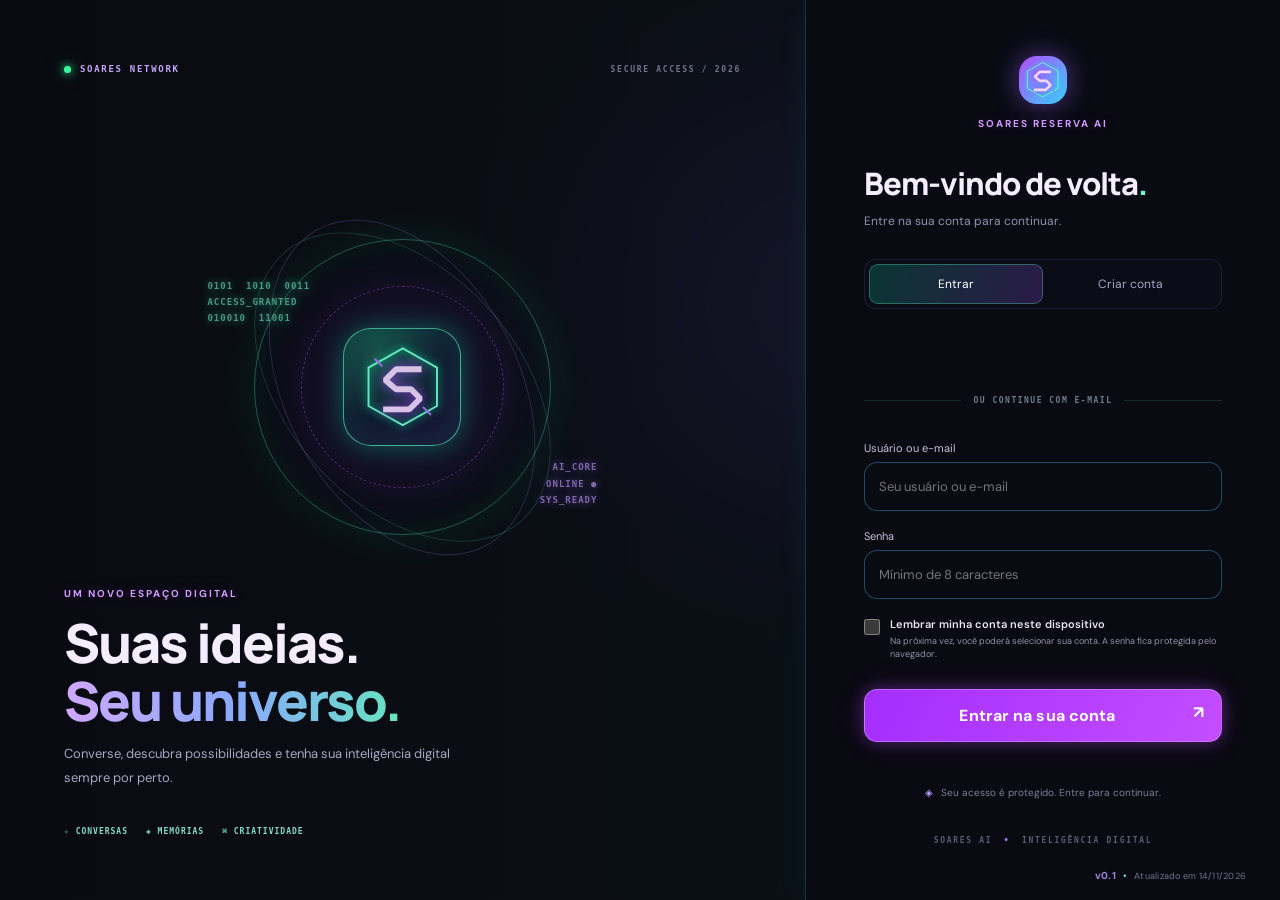
<file: frontend/index.html>
<!doctype html>
<html lang="pt-BR"><head><meta charset="utf-8"><meta name="viewport" content="width=device-width,initial-scale=1">
<title>Soares AI — Seu espaço digital</title><meta name="theme-color" content="#101116"><link rel="icon" type="image/svg+xml" href="favicon.svg"><link rel="preconnect" href="https://fonts.googleapis.com"><link href="https://fonts.googleapis.com/css2?family=DM+Sans:wght@400;500;600;700&family=Manrope:wght@500;600;700;800&display=swap" rel="stylesheet"><link rel="stylesheet" href="style.css"></head>
<body><div class="ambient a1"></div><div class="ambient a2"></div>
<div id="auth" class="auth-wrap"><div id="auth-matrix" class="auth-matrix" aria-hidden="true"></div>
  <div class="auth-shell">
    <section class="auth-showcase">
      <div class="auth-topline"><span class="auth-live"></span> SOARES NETWORK <span class="auth-topline-right">SECURE ACCESS / 2026</span></div>
      <div class="auth-visual" aria-hidden="true">
        <div class="auth-orbit orbit-one"></div><div class="auth-orbit orbit-two"></div>
        <div class="auth-symbol"><svg class="soares-emblem" viewBox="0 0 100 100" role="img" aria-label="Logo Soares"><path class="emblem-shell" d="M50 4 91 27 91 73 50 96 9 73 9 27Z"/><path class="emblem-s" d="M69 29H42L29 42 42 53H60L71 64 58 77H30"/><path class="emblem-orbit" d="M17 17 25 25M75 75 83 83"/></svg></div>
        <div class="auth-code code-one">0101&nbsp; 1010&nbsp; 0011<br>ACCESS_GRANTED<br>010010&nbsp; 11001</div>
        <div class="auth-code code-two">AI_CORE<br>ONLINE ●<br>SYS_READY</div>
      </div>
      <div class="auth-showcase-copy">
        <div class="eyebrow">UM NOVO ESPAÇO DIGITAL</div>
        <h1>Suas ideias.<br><span>Seu universo.</span></h1>
        <p>Converse, descubra possibilidades e tenha sua inteligência digital sempre por perto.</p>
      </div>
      <div class="auth-feature-row"><span>✧ CONVERSAS</span><span>◈ MEMÓRIAS</span><span>⌘ CRIATIVIDADE</span></div>
      <div class="auth-grid-glow"></div>
    </section>
    <section class="auth-panel">
      <div class="auth-panel-head"><div class="brand-mark"><svg class="soares-emblem" viewBox="0 0 100 100" role="img" aria-label="Logo Soares"><path class="emblem-shell" d="M50 4 91 27 91 73 50 96 9 73 9 27Z"/><path class="emblem-s" d="M69 29H42L29 42 42 53H60L71 64 58 77H30"/><path class="emblem-orbit" d="M17 17 25 25M75 75 83 83"/></svg></div><div class="eyebrow">SOARES RESERVA AI</div></div>
      <h2>Bem-vindo de volta<span>.</span></h2>
      <p class="auth-subtitle">Entre na sua conta para continuar.</p>
      <div class="tabs"><button class="tab active" data-tab="login">Entrar</button><button class="tab" data-tab="register">Criar conta</button></div>
      <div id="google-signin" class="google-signin"></div>
      <div class="auth-or"><span>OU CONTINUE COM E-MAIL</span></div>
      <div id="saved-account" class="saved-account hidden"><button type="button" id="saved-account-continue" class="saved-account-continue"><span class="saved-account-icon">↗</span><span class="saved-account-copy"><small>CONTA SALVA NESTE DISPOSITIVO</small><b id="saved-account-label">Continuar</b></span><span class="saved-account-arrow">→</span></button><button type="button" id="saved-account-remove" class="saved-account-remove">Remover conta salva</button></div>
      <form id="auth-form" name="login" autocomplete="on">
        <div id="name-field" class="field hidden"><label for="name">Nome de exibição</label><input id="name" placeholder="Como quer aparecer?" maxlength="60"></div>
        <div id="username-field" class="field hidden"><label for="username">Nome de usuário único</label><input id="username" placeholder="Ex.: Seu_User" minlength="3" maxlength="24" pattern="[A-Za-z0-9_]+" autocomplete="username"><small class="tiny muted">Use de 3 a 24 letras, números ou _ (sublinhado).</small></div>
        <div class="field"><label for="email">Usuário ou e-mail</label><input id="email" name="username" type="text" required placeholder="Seu usuário ou e-mail" autocomplete="username"></div>
        <div class="field"><label for="password">Senha</label><input id="password" name="password" type="password" minlength="8" required placeholder="Mínimo de 8 caracteres" autocomplete="current-password"></div>
        <label id="remember-account-wrap" class="remember-account"><input id="remember-account" type="checkbox"><span><b>Lembrar minha conta neste dispositivo</b><small>Na próxima vez, você poderá selecionar sua conta. A senha fica protegida pelo navegador.</small></span></label>
        <button class="primary full auth-submit" id="auth-submit">Entrar na sua conta <span>↗</span></button>
        <div id="auth-error" class="error" role="alert"></div>
        <div id="verify-panel" class="verify-panel hidden">
          <p>Enviamos um código de 6 dígitos para <b id="verify-email-label"></b>.</p>
          <label for="verify-code">Código de confirmação</label>
          <input id="verify-code" inputmode="numeric" autocomplete="one-time-code" maxlength="6" placeholder="000000">
          <button type="button" id="verify-submit" class="primary full">Confirmar e entrar</button>
          <button type="button" id="resend-code" class="resend-code">Reenviar código</button>
        </div>
      </form>
      <div class="auth-privacy"><span>◈</span> Seu acesso é protegido. Entre para continuar.</div>
      <div class="auth-panel-footer">SOARES AI <span>•</span> INTELIGÊNCIA DIGITAL</div>
      <div class="app-version auth-version" title="Versão atual do Soares Reserva AI"><span>v0.1</span><i>•</i><small>Atualizado em 14/11/2026</small></div>
    </section>
  </div>
</div>
<div id="app" class="app hidden"><aside class="sidebar glass"><div class="brand"><div class="brand-mark small"><svg class="soares-emblem" viewBox="0 0 100 100" role="img" aria-label="Logo Soares"><path class="emblem-shell" d="M50 4 91 27 91 73 50 96 9 73 9 27Z"/><path class="emblem-s" d="M69 29H42L29 42 42 53H60L71 64 58 77H30"/><path class="emblem-orbit" d="M17 17 25 25M75 75 83 83"/></svg></div><div><b>Soares Reserva AI</b><small>INTELLIGÊNCIA DIGITAL</small></div></div><button id="new-chat" class="new-chat" type="button">＋ Novo Chat</button><div class="side-label">SEU ESPAÇO</div><div class="history-heading">HISTÓRICO <span>◈</span></div><div id="conversation-list" class="conversation-list"></div><button class="nav active" data-view="chat">◈ <span>Conversar</span></button><button class="nav" data-view="memories">♡ <span>Minhas memórias</span></button><button class="nav" data-view="activity">◉ <span>Modo atividade</span></button><button class="nav" data-view="games">♧ <span>Jogos Soares</span></button><div class="sidebar-bottom"><div class="profile" id="profile-trigger" role="button" tabindex="0" aria-haspopup="menu" aria-expanded="false"><div class="avatar" id="profile-avatar">S</div><div class="profile-info"><b id="profile-name"></b><small id="profile-role">Conta</small></div></div><button id="logout" class="profile-logout" type="button" title="Sair da conta" aria-label="Sair da conta">↗</button><div id="profile-menu" class="profile-menu hidden" role="menu">
<button type="button" data-profile-action="customize">Tudo de personalizar</button>
<button type="button" data-profile-action="password">Alterar senha</button>
<button type="button" data-profile-action="account">Conta</button>
<button type="button" data-profile-action="help">Ajuda</button>
<button type="button" data-profile-action="logout" class="danger">Sair da conta</button>
<button type="button" data-profile-action="terms">Termos de uso</button>
</div></div></aside>
<main class="main"><header class="topbar"><div><div class="eyebrow">SEU ESPAÇO, SEU TEMPO</div><h2 id="view-title">Um cantinho para conversar</h2></div><div class="topbar-status"><span class="plan-badge">✧ PRO ACCESS</span><div class="status-pill"><i></i><span id="status-text">Conectada</span></div></div></header>
<section id="chat-view" class="view chat-view"><div class="hacker-rain" id="hacker-rain" aria-hidden="true"></div><div id="messages" class="messages"><div class="welcome"><div class="welcome-mark"><span>✦</span><i></i></div><div class="eyebrow">SOARES AI / ONLINE</div><h1>Oi, <span id="welcome-name"></span> 💜</h1><p>Estou aqui para conversar, ajudar com suas ideias ou simplesmente fazer companhia.</p><div class="suggestions"><button data-prompt="Quero conversar um pouquinho.">♡ Conversar um pouquinho</button><button data-prompt="Me ajuda a organizar meu dia?">✧ Organizar meu dia</button><button data-prompt="Me dá uma ideia divertida para hoje.">☼ Uma ideia para hoje</button></div></div></div>
<form id="chat-form" class="composer"><div id="image-preview" class="image-preview hidden"></div><textarea id="chat-input" rows="1" placeholder="Digite sua mensagem..." maxlength="12000"></textarea><div class="composer-tools"><button type="button" id="image-pick" class="tool-btn" title="Anexar imagem" aria-label="Anexar imagem"><svg viewBox="0 0 24 24" aria-hidden="true" focusable="false"><path d="M12 20H6a3 3 0 0 1-3-3V7a3 3 0 0 1 3-3h12a3 3 0 0 1 3 3v6"/><circle cx="8.5" cy="8.5" r="1.5"/><path d="m21 15-5-5L5 20m12 0h6m-3-3v6"/></svg></button><input id="image-file" type="file" accept="image/png,image/jpeg,image/webp,image/gif" hidden><button type="button" id="voice-input" class="tool-btn" title="Falar por voz" aria-label="Falar por voz"><svg viewBox="0 0 24 24" aria-hidden="true" focusable="false"><rect x="9" y="2" width="6" height="12" rx="3"/><path d="M5 10v2a7 7 0 0 0 14 0v-2M12 19v3m-4 0h8"/></svg></button><button type="button" id="voice-output" class="tool-btn" title="Ativar leitura em voz alta" aria-label="Ativar leitura em voz alta"><svg viewBox="0 0 24 24" aria-hidden="true" focusable="false"><path d="M11 5 6 9H3v6h3l5 4V5Z"/><path d="M15.5 8.5a5 5 0 0 1 0 7m3-10a9 9 0 0 1 0 13"/></svg></button></div><button class="send" id="send" title="Enviar">↑</button><div class="composer-note">A Soares AI pode cometer erros. Confira informações importantes.</div></form></section>
<section id="memories-view" class="view hidden"><div class="section-card glass"><h3>♡ Memórias especiais</h3><p class="muted">Guarde detalhes que ajudam a IA a conhecer melhor suas preferências.</p><form id="memory-form" class="memory-form"><input id="memory-input" placeholder="Ex.: Gosto de livros de fantasia..." maxlength="2000"><button class="primary">Guardar</button></form><div id="memory-list" class="memory-list"></div></div></section>
<section id="games-view" class="view hidden"><div class="games-heading"><div class="eyebrow">PAUSA DIVERTIDA</div><h3>Jogos Soares ✨</h3><p class="muted">Escolha seu desafio e acumule vitórias.</p></div><div class="game-grid"><button class="game-card" data-game="memory"><span class="game-emoji">🧠</span><b>Jogo da memória</b><small>Encontre todos os pares.</small><span class="game-play">Jogar agora →</span></button><button class="game-card" data-game="tic"><span class="game-emoji">⭕</span><b>Jogo da velha</b><small>Você contra a Soares AI.</small><span class="game-play">Jogar agora →</span></button><button class="game-card" data-game="reaction"><span class="game-emoji">⚡</span><b>Teste de reflexo</b><small>Quantos alvos acerta em 20 segundos?</small><span class="game-play">Jogar agora →</span></button><button class="game-card" data-game="quiz"><span class="game-emoji">🧩</span><b>Quiz Soares</b><small>Teste seus conhecimentos.</small><span class="game-play">Jogar agora →</span></button><button class="game-card" data-game="number"><span class="game-emoji">🔢</span><b>Adivinhe o número</b><small>Descubra o número secreto.</small><span class="game-play">Jogar agora →</span></button><button class="game-card" data-game="word"><span class="game-emoji">🔤</span><b>Palavra embaralhada</b><small>Organize as letras e vença.</small><span class="game-play">Jogar agora →</span></button></div><div id="game-stage" class="game-stage glass hidden"><div class="game-stage-head"><div><div class="eyebrow">MINIJOGO</div><h3 id="game-title">Jogo</h3></div><button id="game-back" class="game-back">← Todos os jogos</button></div><div id="game-content"></div></div></section><section id="activity-view" class="view hidden"><div class="section-card glass"><div class="eyebrow">STATUS COMPARTILHADO</div><h3>Modo Atividade 🎮</h3><p class="muted">Compartilhe seu status de jogo para que outras pessoas saibam quando você está disponível.</p><div class="activity-card"><div class="activity-icon">🎮</div><div><b id="activity-title">Soares está disponível</b><p id="activity-sub">Nenhuma atividade de jogo detectada.</p></div><span id="activity-dot" class="activity-dot"></span></div><button id="manual-activity" class="primary">Ativar modo estou jogando</button><p class="tiny muted">O modo automático requer o agente Windows instalado no computador do Soares. O controle manual funciona diretamente pelo site.</p></div></section>
<section id="profile-view" class="view hidden"><div class="profile-page"><div class="profile-kicker">SUA CONTA · IDENTIDADE</div><h3>Seu perfil, do seu jeito.</h3><p class="muted">Personalize sua identidade e a aparência do seu espaço digital. As preferências visuais ficam salvas neste navegador.</p><div class="profile-layout"><div class="profile-editor profile-card"><h4>Avatares exclusivos Soares</h4><p class="tiny muted">Escolha uma identidade ilustrada para aparecer nas conversas e nos jogos.</p><div id="soares-avatar-picker" class="avatar-preset-grid"></div><div class="profile-preview"><div class="avatar profile-avatar-large" id="profile-preview-avatar">S</div><div><b id="profile-preview-name">Seu perfil</b><small id="profile-preview-status">Disponível agora</small></div></div><div class="field"><label for="profile-photo">Foto de perfil</label><label class="photo-picker" for="profile-photo"><span>＋</span><span>Escolher foto da galeria</span></label><input id="profile-photo" type="file" accept="image/*" hidden><button type="button" id="remove-profile-photo" class="text-action">Remover foto</button><p class="tiny muted">JPG, PNG ou WEBP. A foto é reduzida para caber no seu perfil.</p></div><form id="profile-form"><div class="field"><label for="profile-username">Nome de usuário (salvo na conta)</label><input id="profile-username" readonly aria-readonly="true"></div><div class="field"><label for="profile-display-name">Nome de exibição</label><input id="profile-display-name" maxlength="60" minlength="2" required placeholder="Como quer aparecer?"></div><div class="field"><label for="profile-status">Frase do perfil</label><input id="profile-status" maxlength="80" placeholder="Ex.: criando coisas novas ✦"></div><div class="field"><label>Cor do avatar</label><div class="avatar-colors"><button type="button" class="color-choice selected" data-color="violet" aria-label="Roxo"></button><button type="button" class="color-choice" data-color="blue" aria-label="Azul"></button><button type="button" class="color-choice" data-color="mint" aria-label="Verde"></button><button type="button" class="color-choice" data-color="pink" aria-label="Rosa"></button><button type="button" class="color-choice" data-color="orange" aria-label="Laranja"></button></div></div><button class="primary" type="submit">Salvar nome e frase</button></form></div><div class="profile-editor profile-card"><h4>Aparência do seu espaço</h4><div class="field"><label for="profile-theme">Tema</label><select id="profile-theme"><option value="midnight">Meia-noite</option><option value="graphite">Grafite</option><option value="violet">Violeta</option><option value="forest">Floresta</option></select></div><div class="field"><label for="profile-accent">Cor de destaque</label><select id="profile-accent"><option value="violet">Violeta</option><option value="mint">Verde neon</option><option value="blue">Azul elétrico</option><option value="rose">Rosa</option><option value="amber">Âmbar</option></select></div><div class="field"><label for="profile-density">Tamanho da interface</label><select id="profile-density"><option value="normal">Confortável</option><option value="compact">Compacto</option><option value="large">Ampliado</option></select></div><div class="field"><label for="profile-motion">Animações</label><select id="profile-motion"><option value="on">Ativadas</option><option value="reduced">Reduzidas</option><option value="off">Desativadas</option></select></div><div class="field"><label for="profile-rain">Chuva de caracteres</label><select id="profile-rain"><option value="on">Visível</option><option value="subtle">Discreta</option><option value="off">Desativada</option></select></div><button type="button" id="reset-profile-style" class="secondary-action">Restaurar aparência padrão</button><p class="tiny muted">Tema, cores, animações e preferências são aplicados imediatamente neste navegador.</p></div></div></div></section><section id="terms-view" class="view hidden"><article class="terms-page"><div class="profile-kicker">SOARES AI · DOCUMENTO</div><h3>Termos de Uso</h3><p class="muted">Última atualização: 14 de novembro de 2026</p><section><h4>1. Aceitação</h4><p>Ao criar uma conta ou utilizar o Soares AI, você concorda com estes termos. Se não concordar, não utilize o serviço.</p></section><section><h4>2. Conta e segurança</h4><p>Você é responsável por manter sua senha em sigilo e pelas atividades realizadas em sua conta. Informe dados verdadeiros e não compartilhe seu acesso com terceiros.</p></section><section><h4>3. Uso permitido</h4><p>Use o serviço de forma legal e respeitosa. É proibido tentar invadir, sobrecarregar, explorar falhas, burlar controles de acesso, distribuir conteúdo ilegal ou prejudicar outros usuários.</p></section><section><h4>4. Conteúdo e conversas</h4><p>As mensagens enviadas e recebidas podem ser armazenadas para disponibilizar o histórico da sua conta. Você deve evitar enviar senhas, dados bancários ou informações extremamente sensíveis. Não publique conteúdo de terceiros sem autorização.</p></section><section><h4>5. Inteligência artificial</h4><p>As respostas são geradas automaticamente e podem conter erros, imprecisões ou informações desatualizadas. Não utilize o serviço como substituto de orientação médica, jurídica, financeira ou de emergência. Confira informações importantes antes de agir.</p></section><section><h4>6. Disponibilidade e alterações</h4><p>O serviço pode passar por atualizações, interrupções ou mudanças de funcionalidades. Não garantimos disponibilidade ininterrupta nem resultados específicos.</p></section><section><h4>7. Suspensão e encerramento</h4><p>Contas que violem estes termos ou comprometam a segurança do serviço podem ter o acesso limitado ou encerrado.</p></section><section><h4>8. Privacidade</h4><p>Os dados de conta e o conteúdo das conversas são utilizados para operar o serviço, autenticar usuários e manter funcionalidades como o histórico. Evite inserir informações que não deseja armazenar.</p></section><section><h4>9. Contato e alterações destes termos</h4><p>Estes termos podem ser atualizados quando necessário. A versão vigente ficará disponível nesta página.</p></section><p class="terms-accept">Ao continuar usando o Soares AI, você confirma que leu e aceita estes Termos de Uso.</p></article></section><footer>Feito com cuidado <span>✦</span> Soares Reserva AI</footer></main></div><div id="toast" class="toast"></div><script src="app.js"></script><div id="profile-action-modal" class="action-modal hidden" role="dialog" aria-modal="true" aria-labelledby="action-modal-title"><div class="action-modal-backdrop" data-close-modal></div><section class="action-modal-card glass"><button class="modal-close" type="button" data-close-modal aria-label="Fechar">×</button><div class="eyebrow">SOARES AI · CENTRAL</div><h3 id="action-modal-title">Conta</h3><div id="action-modal-content"></div></section></div>
</body></html>
</file>
<file: frontend/style.css>
*{box-sizing:border-box} :root{--bg:#0b0b16;--panel:rgba(26,24,48,.76);--line:rgba(194,174,255,.15);--text:#f5f2ff;--muted:#a8a3c0;--purple:#a879ff;--blue:#679dff;--lilac:#d2a8ff;--green:#5be0b1}body{margin:0;background:radial-gradient(ellipse at 15% 0%,#20183c 0,transparent 42%),radial-gradient(ellipse at 90% 90%,#102d36 0,transparent 38%),var(--bg);color:var(--text);font-family:'DM Sans',sans-serif;min-height:100vh}.ambient{position:fixed;filter:blur(90px);opacity:.2;pointer-events:none;border-radius:50%;width:260px;height:260px}.a1{background:#8c49f6;top:8%;left:-100px}.a2{background:#21bd9a;right:-100px;bottom:0}.hidden{display:none!important}.glass{background:var(--panel);border:1px solid var(--line);backdrop-filter:blur(22px);box-shadow:0 24px 80px #0005}.auth-wrap{min-height:100vh;display:grid;place-items:center;padding:24px}.auth-card{width:min(100%,440px);padding:36px;border-radius:28px;text-align:center}.brand-mark{margin:0 auto 16px;width:54px;height:54px;border-radius:18px;display:grid;place-items:center;font-size:27px;color:white;background:linear-gradient(135deg,#8b54ed,#477eea 60%,#45cda4);box-shadow:0 8px 32px #8657ed55}.brand-mark.small{width:40px;height:40px;border-radius:13px;font-size:20px;margin:0}.eyebrow{font-size:10px;letter-spacing:2px;color:#bba4f4;font-weight:700}.auth-card h1{font:800 26px Manrope;margin:10px 0}.auth-card h1 span,.welcome h1 span{background:linear-gradient(90deg,#c39aff,#7daaff,#69dfb5);color:transparent;background-clip:text}.muted{color:var(--muted);line-height:1.65}.tabs{display:flex;background:#100f20;padding:4px;border-radius:12px;margin:26px 0 20px}.tab{flex:1;background:none;border:0;color:var(--muted);padding:10px;border-radius:9px;cursor:pointer}.tab.active{background:#343052;color:white}.field{text-align:left;margin:14px 0}.field label{display:block;font-size:12px;color:#c7c0dd;margin-bottom:7px}.field input,.memory-form input{width:100%;background:#111020;border:1px solid var(--line);padding:14px;border-radius:12px;color:white;outline:none}.field input:focus,.memory-form input:focus,textarea:focus{border-color:#a879ff}.primary{border:0;color:white;font-weight:700;padding:13px 18px;border-radius:12px;background:linear-gradient(110deg,#8955e8,#557fe9 62%,#32b991);cursor:pointer}.primary:hover{filter:brightness(1.12);transform:translateY(-1px)}.full{width:100%;margin:10px 0 16px}.auth-card small,.tiny{font-size:11px;color:#88839e}.error{color:#ff8eaa;font-size:12px;min-height:18px}.app{position:relative;min-height:100vh;display:grid;grid-template-columns:260px 1fr;gap:18px;padding:18px;max-width:1600px;margin:auto}.sidebar{border-radius:22px;padding:20px 14px;display:flex;flex-direction:column;min-height:calc(100vh - 36px)}.brand{display:flex;align-items:center;gap:11px;padding:4px 6px 26px}.brand b{display:block;font:700 13px Manrope}.brand small{font-size:9px;letter-spacing:1.5px;color:#aaa2c4}.new-chat{background:#30284c;color:#e7dcff;border:1px solid #8e6bcb44;padding:12px;border-radius:12px;text-align:left;margin-bottom:28px;cursor:pointer}.side-label{font-size:9px;letter-spacing:1.7px;color:#77718f;padding:0 10px 10px}.nav{border:0;background:transparent;color:#aaa5c2;padding:12px;border-radius:10px;text-align:left;cursor:pointer;margin:2px 0}.nav span{margin-left:8px}.nav.active,.nav:hover{background:#393052;color:white}.sidebar-bottom{margin-top:auto}.profile{border-top:1px solid var(--line);padding:16px 4px 0;display:flex;align-items:center;gap:9px}.avatar{width:34px;height:34px;border-radius:50%;display:grid;place-items:center;background:linear-gradient(135deg,#9d6af0,#4c91df);font-weight:700}.profile-info{flex:1}.profile-info b,.profile-info small{display:block;font-size:12px}.profile-info small{font-size:10px;color:var(--muted);margin-top:3px}.profile button{background:none;border:0;color:#aaa;cursor:pointer}.main{padding:10px 22px 0;display:flex;flex-direction:column;min-height:calc(100vh - 36px);min-width:0}.topbar{height:78px;display:flex;align-items:center;justify-content:space-between;border-bottom:1px solid var(--line);margin-bottom:12px}.topbar h2{font:700 18px Manrope;margin:5px 0}.status-pill{font-size:11px;color:#c6c2d8;border:1px solid var(--line);border-radius:30px;padding:8px 12px}.status-pill i,.activity-dot{display:inline-block;width:7px;height:7px;border-radius:50%;background:var(--green);margin-right:6px;box-shadow:0 0 12px var(--green)}.view{flex:1;min-height:0}.chat-view{display:flex;flex-direction:column}.messages{flex:1;overflow:auto;min-height:300px;padding:18px 0}.welcome{text-align:center;margin:auto;max-width:640px;padding:28px 12px}.orb{width:104px;height:104px;margin:0 auto 24px;border-radius:50%;display:grid;place-items:center;background:radial-gradient(circle at 35% 25%,#d9b6ff,#8156df 40%,#286caa 72%,#35c59a);box-shadow:0 0 60px #8a5be866,inset 0 0 24px #fff8;animation:float 4s ease-in-out infinite}.orb div{font-size:38px;text-shadow:0 2px 15px #fff}.welcome h1{font:800 32px Manrope;margin:12px 0}.welcome p{color:var(--muted);line-height:1.7}.suggestions{display:flex;gap:9px;justify-content:center;flex-wrap:wrap;margin-top:24px}.suggestions button{background:#211e37;color:#d8cafa;border:1px solid var(--line);padding:10px 13px;border-radius:12px;cursor:pointer;font-size:11px}.message{display:flex;margin:14px 0;gap:10px;max-width:820px}.message.user{margin-left:auto;flex-direction:row-reverse}.bubble{padding:13px 16px;border-radius:17px;background:#24213b;border:1px solid var(--line);line-height:1.65;font-size:14px;white-space:pre-wrap;max-width:min(700px,78vw)}.user .bubble{background:linear-gradient(120deg,#58418d,#315c8e);border:0}.msg-avatar{width:30px;height:30px;flex:none;border-radius:50%;display:grid;place-items:center;background:linear-gradient(135deg,#925de9,#398fba);font-size:13px}.composer{position:relative;margin:12px auto 20px;width:min(100%,850px);background:#171629;border:1px solid #8c70bd55;border-radius:17px;padding:10px 55px 28px 14px}.composer textarea{resize:none;width:100%;border:0;outline:0;background:transparent;color:white;font:14px 'DM Sans';padding:8px;max-height:140px}.send{position:absolute;right:12px;top:10px;width:36px;height:36px;border:0;border-radius:11px;color:white;font-size:21px;background:linear-gradient(135deg,#9a63ee,#477fe5,#36bd99);cursor:pointer}.composer-note{position:absolute;bottom:8px;left:22px;color:#77728f;font-size:9px}.section-card{max-width:850px;margin:35px auto;padding:28px;border-radius:20px}.section-card h3{font:700 22px Manrope;margin:10px 0}.memory-form{display:flex;gap:9px;margin:22px 0}.memory-form input{flex:1}.memory-list{display:grid;gap:9px}.memory-item{background:#211e37;padding:13px 14px;border:1px solid var(--line);border-radius:12px;display:flex;gap:12px;align-items:center;justify-content:space-between;font-size:13px}.memory-item button{background:none;border:0;color:#ff9ab1;cursor:pointer}.activity-card{display:flex;align-items:center;gap:15px;background:#211e37;border:1px solid var(--line);padding:18px;border-radius:16px;margin:25px 0}.activity-icon{font-size:30px}.activity-card div:nth-child(2){flex:1}.activity-card b{font-size:14px}.activity-card p{margin:5px 0 0;color:var(--muted);font-size:12px}.activity-dot{background:#7d7890;box-shadow:none}.activity-dot.on{background:var(--green);box-shadow:0 0 12px var(--green)}footer{text-align:center;color:#69647f;font-size:10px;padding:18px}footer span{color:#b28af3}.toast{position:fixed;bottom:24px;left:50%;transform:translate(-50%,20px);opacity:0;background:#292442;border:1px solid var(--line);padding:12px 18px;border-radius:12px;font-size:12px;transition:.25s;z-index:9}.toast.show{opacity:1;transform:translate(-50%,0)}@keyframes float{50%{transform:translateY(-8px)}}@media(max-width:760px){.app{grid-template-columns:1fr;padding:10px}.sidebar{min-height:unset;padding:10px;display:grid;grid-template-columns:1fr 1fr;gap:6px}.brand{padding:4px}.new-chat{margin:0}.side-label,.sidebar-bottom{display:none}.nav{padding:9px}.main{padding:4px 8px;min-height:75vh}.topbar{height:68px}.topbar h2{font-size:15px}.welcome h1{font-size:26px}.suggestions{flex-direction:column}.suggestions button{width:100%}.section-card{padding:18px;margin:15px auto}.memory-form{flex-direction:column}.auth-card{padding:26px 20px}}


/* === HELoysa Edition: acabamento premium === */
:root{color-scheme:dark;--bg:#090914;--panel:rgba(20,19,39,.82);--line:rgba(190,166,255,.16);--text:#f7f4ff;--muted:#aaa5c2;--purple:#ad86ff;--blue:#7ba7ff;--mint:#67e3c0}
html{scroll-behavior:smooth}
body{background:radial-gradient(ellipse at 12% 8%,rgba(117,75,190,.22),transparent 38%),radial-gradient(ellipse at 88% 82%,rgba(42,145,145,.13),transparent 34%),#090914}
button,input,textarea{font:inherit}
button{transition:background .2s ease,border-color .2s ease,filter .2s ease,transform .2s ease}
button:focus-visible,input:focus-visible,textarea:focus-visible{outline:2px solid #b99aff;outline-offset:3px}
.app{max-width:1540px;grid-template-columns:272px minmax(0,1fr);gap:22px;padding:22px}
.sidebar{position:sticky;top:22px;height:calc(100vh - 44px);min-height:560px;border-radius:25px;background:linear-gradient(165deg,rgba(31,27,57,.94),rgba(15,17,34,.9));border-color:rgba(192,166,255,.19);box-shadow:0 24px 90px #0007}
.brand{padding:7px 8px 30px}
.brand b{font-size:14px;letter-spacing:-.3px}
.brand-mark{box-shadow:0 8px 34px rgba(137,92,238,.32),inset 0 1px 0 #ffffff55}
.new-chat{padding:13px 14px;background:linear-gradient(110deg,rgba(139,91,225,.2),rgba(70,118,210,.13));border-color:rgba(175,143,255,.3);font-weight:700}
.new-chat:hover{background:linear-gradient(110deg,rgba(139,91,225,.34),rgba(70,118,210,.23));transform:translateY(-1px)}
.nav{padding:13px 14px;font-size:13px;color:#b7b1d0}
.nav.active,.nav:hover{background:linear-gradient(100deg,rgba(151,111,229,.24),rgba(82,130,207,.12));color:#fff;box-shadow:inset 2px 0 #b995ff}
.main{padding:8px 28px 0;max-width:1120px;width:100%;margin:0 auto}
.topbar{height:86px;margin-bottom:18px;border-color:rgba(190,166,255,.13)}
.topbar h2{font-size:20px;letter-spacing:-.55px}
.status-pill{background:rgba(28,35,47,.6);border-color:rgba(103,227,192,.2);padding:9px 14px}
.chat-view{min-height:calc(100vh - 170px)}
.messages{padding:24px 8px}
.welcome{padding:36px 16px}
.orb{width:112px;height:112px;box-shadow:0 0 75px rgba(138,91,232,.35),inset 0 0 24px #fff8}
.welcome h1{font-size:36px;letter-spacing:-1.2px}
.welcome p{max-width:490px;margin:0 auto;line-height:1.8;font-size:14px}
.suggestions{gap:10px;margin-top:28px}
.suggestions button{padding:12px 15px;background:rgba(37,32,62,.72);border-color:rgba(190,166,255,.2);font-size:12px}
.suggestions button:hover{border-color:rgba(185,154,255,.6);background:rgba(75,57,112,.6);transform:translateY(-2px)}
.message{gap:12px;margin:20px 0}
.msg-avatar{width:34px;height:34px;box-shadow:0 5px 18px #0004}
.bubble{padding:15px 18px;border-radius:7px 18px 18px 18px;background:linear-gradient(145deg,rgba(39,35,65,.96),rgba(29,31,54,.96));border-color:rgba(190,166,255,.16);font-size:14px;line-height:1.75}
.message.user .bubble{border-radius:18px 7px 18px 18px;background:linear-gradient(120deg,#6848a0,#385f9c);box-shadow:0 8px 24px rgba(44,69,125,.18)}
.composer{margin:16px auto 22px;padding:12px 62px 31px 17px;background:rgba(20,19,39,.94);border-color:rgba(174,143,255,.3);box-shadow:0 14px 45px #0004,0 0 0 4px rgba(153,119,229,.035)}
.composer:focus-within{border-color:rgba(183,151,255,.65);box-shadow:0 14px 45px #0004,0 0 0 4px rgba(153,119,229,.09)}
.composer textarea{font-size:14px;line-height:1.65}
.send{width:40px;height:40px;right:13px;top:12px;box-shadow:0 5px 18px rgba(115,83,210,.35)}
.send:hover{filter:brightness(1.15);transform:translateY(-2px)}
.send:disabled{opacity:.5;cursor:wait}
.section-card{background:linear-gradient(145deg,rgba(29,26,52,.9),rgba(17,20,38,.88));border-color:rgba(190,166,255,.2);box-shadow:0 25px 75px #0004}
.section-card h3{letter-spacing:-.5px}
.memory-item,.activity-card{background:rgba(34,31,57,.8);border-color:rgba(190,166,255,.16)}
.primary{box-shadow:0 8px 22px rgba(91,91,185,.2)}
.primary:hover{box-shadow:0 10px 28px rgba(120,94,220,.3)}
footer{padding:22px 10px}
@media(max-width:900px){.app{grid-template-columns:230px minmax(0,1fr);gap:14px;padding:14px}.main{padding:4px 12px 0}.sidebar{top:14px;height:calc(100vh - 28px)}}
@media(max-width:760px){.app{display:flex;flex-direction:column;gap:10px;padding:10px}.sidebar{position:relative;top:auto;height:auto;min-height:0;border-radius:18px;grid-template-columns:1fr 1fr}.brand{grid-column:1/-1;padding:5px 5px 10px}.new-chat{margin:0}.nav{font-size:12px}.main{padding:4px 5px;min-height:calc(100vh - 180px)}.chat-view{min-height:65vh}.messages{padding:12px 2px}.welcome{padding:24px 8px}.welcome h1{font-size:29px}.orb{width:88px;height:88px;margin-bottom:18px}.bubble{max-width:82vw;font-size:13px;padding:12px 14px}.composer{margin-bottom:14px}.status-pill{font-size:10px;padding:7px 9px}.topbar h2{font-size:14px}.section-card{margin:14px auto}.suggestions{gap:8px}}
@media(prefers-reduced-motion:reduce){*,*::before,*::after{scroll-behavior:auto!important;animation-duration:.01ms!important;animation-iteration-count:1!important;transition-duration:.01ms!important}}

/* Mini games */
.games-heading{padding:25px 4px 18px}.games-heading h3{font:800 25px Manrope;margin:8px 0}.games-heading p{margin:0}
.game-grid{display:grid;grid-template-columns:repeat(3,minmax(0,1fr));gap:14px}
.game-card{min-height:205px;text-align:left;padding:20px;border-radius:19px;border:1px solid rgba(190,166,255,.19);background:linear-gradient(145deg,rgba(40,34,68,.88),rgba(20,25,45,.92));color:#f7f4ff;display:flex;flex-direction:column;align-items:flex-start;cursor:pointer;box-shadow:0 14px 40px #0003}
.game-card:hover{transform:translateY(-4px);border-color:rgba(190,160,255,.55);box-shadow:0 20px 48px #0005}
.game-emoji{font-size:35px;margin-bottom:18px}.game-card b{font:700 15px Manrope}.game-card small{color:#aaa5c2;font-size:11px;margin-top:7px;line-height:1.5}.game-play{font-size:11px;color:#c5a6ff;font-weight:700;margin-top:auto;padding-top:18px}
.game-stage{margin:22px 0;padding:22px;border-radius:20px;background:linear-gradient(145deg,rgba(29,26,52,.95),rgba(17,20,38,.94))}
.game-stage-head{display:flex;justify-content:space-between;align-items:center;margin-bottom:18px}.game-stage-head h3{font:700 20px Manrope;margin:5px 0}.game-back{background:#2b2543;border:1px solid var(--line);color:#e8ddff;padding:9px 12px;border-radius:10px;cursor:pointer;font-size:11px}
.game-board{display:grid;gap:9px;max-width:420px;margin:18px auto}.memory-board{grid-template-columns:repeat(4,1fr)}.memory-tile{aspect-ratio:1;border:1px solid rgba(190,166,255,.2);border-radius:13px;background:linear-gradient(145deg,#39305c,#222943);color:#fff;font-size:27px;cursor:pointer}.memory-tile.revealed,.memory-tile.matched{background:linear-gradient(145deg,#7554b5,#356b83);border-color:#b99aff}.memory-tile.matched{opacity:.55;cursor:default}
.tic-board{grid-template-columns:repeat(3,1fr);max-width:300px}.tic-cell{aspect-ratio:1;border:1px solid var(--line);border-radius:14px;background:#24213b;color:#fff;font-size:38px;cursor:pointer}.tic-cell:disabled{cursor:default}
.game-info{text-align:center;color:#c8c1df;font-size:13px;margin:14px 0}.game-action{display:block;margin:14px auto 0}.reaction-arena{height:260px;position:relative;overflow:hidden;border-radius:16px;border:1px solid var(--line);background:radial-gradient(circle at center,#252044,#111426);margin-top:16px}.reaction-target{position:absolute;width:54px;height:54px;border:0;border-radius:50%;background:linear-gradient(135deg,#c49aff,#6d8fff,#65e2c0);box-shadow:0 0 25px #9b7aff88;font-size:22px;cursor:pointer}
@media(max-width:900px){.game-grid{grid-template-columns:1fr 1fr}}@media(max-width:600px){.game-grid{grid-template-columns:1fr}.game-card{min-height:150px}.game-stage{padding:14px}.games-heading h3{font-size:21px}}

/* Hacker visual refresh and interaction controls */
.hero-banner{display:flex;align-items:center;gap:24px;min-height:210px;margin:0 0 14px;padding:20px 26px;border:1px solid #8d27ff66;border-radius:20px;overflow:hidden;position:relative;background:linear-gradient(110deg,#090611 0%,#1c0734 52%,#090b18 100%);box-shadow:inset 0 0 45px #8b00ff22,0 0 24px #7100ff1c}
.hero-banner:after{content:"";position:absolute;inset:0;background:repeating-linear-gradient(0deg,transparent 0 4px,#a34aff08 5px);pointer-events:none}
.hero-art{width:165px;height:165px;flex:0 0 165px;position:relative;display:grid;place-items:center;border:1px solid #ad39ff88;border-radius:50%;background:radial-gradient(circle,#4b0d88 0,#16042a 48%,#090611 72%);box-shadow:0 0 35px #9c00ff55,inset 0 0 30px #b52cff44}
.hero-orbit{position:absolute;inset:12px;border:2px dashed #c14cffaa;border-radius:50%;animation:spin 18s linear infinite}
.hero-core{font-size:70px;color:#e3b2ff;text-shadow:0 0 14px #c000ff,0 0 38px #a000ff;z-index:1}
.hero-code{position:absolute;right:-6px;bottom:4px;font:700 10px monospace;line-height:1.3;color:#69ffc7;text-shadow:0 0 8px #00ff9d}
.hero-copy{position:relative;z-index:1}.hero-copy h2{font:900 clamp(23px,4vw,39px) Manrope;margin:8px 0;color:#fff;text-shadow:0 0 18px #a500ff}.hero-copy h2 span{color:#c47aff}.hero-copy p{color:#c6b4df;font-size:13px}.hero-tags{display:flex;gap:8px;flex-wrap:wrap}.hero-tags span{font:700 9px monospace;color:#dcb8ff;border:1px solid #9227dd88;padding:6px 8px;border-radius:6px;background:#1b0930}
@keyframes spin{to{transform:rotate(360deg)}}
.composer{padding-bottom:52px}.composer-tools{position:absolute;left:16px;bottom:9px;display:flex;gap:7px}.tool-btn{width:30px;height:30px;border-radius:9px;border:1px solid #8e3bdc77;background:#170d2a;color:#d8b4ff;cursor:pointer}.tool-btn:hover,.tool-btn.active{background:#6c19a7;color:white;box-shadow:0 0 13px #a000ff66}.tool-btn.recording{background:#a21c60;animation:pulse 1s infinite}.image-preview{display:flex;align-items:center;gap:12px;padding:8px}.image-preview img{max-width:100px;max-height:80px;border-radius:8px;border:1px solid #a14cff}.image-preview button{background:transparent;border:0;color:#ff9ac8;cursor:pointer}.bubble strong{font-weight:800;color:#fff;text-shadow:0 0 8px #b46aff55}.bubble em{color:#e4c8ff}.bubble code{font-family:monospace;background:#100a20;padding:2px 5px;border-radius:4px;color:#7dffcf}.bubble h2,.bubble h3,.bubble h4{margin:8px 0;color:#e0baff}.terms-card{max-width:850px;margin:18px auto;padding:28px;line-height:1.75}.terms-card h3{font:800 24px Manrope}.terms-card h4{color:#d2a2ff;margin:22px 0 4px}.terms-card p{color:#c4bdd8;font-size:13px}
body:before{content:"";position:fixed;inset:0;pointer-events:none;z-index:-1;opacity:.12;background-image:linear-gradient(#a100ff22 1px,transparent 1px),linear-gradient(90deg,#a100ff22 1px,transparent 1px);background-size:34px 34px}
@media(max-width:650px){.hero-banner{padding:14px;gap:13px;min-height:150px}.hero-art{width:95px;height:95px;flex-basis:95px}.hero-core{font-size:42px}.hero-code{font-size:7px}.hero-copy h2{font-size:19px}.hero-tags span{font-size:7px}.composer{padding-left:10px}.terms-card{padding:18px}}

.hero-art img{display:block;width:100%;height:100%;object-fit:contain;filter:drop-shadow(0 0 22px #a000ff88)}.hero-art{overflow:hidden}.quiz-question{text-align:center;color:#e7ccff;font:700 18px Manrope;margin:22px 0}.quiz-options{display:flex;justify-content:center;gap:10px;flex-wrap:wrap}.quiz-option{min-width:130px}.guess-form{display:flex;justify-content:center;gap:10px;flex-wrap:wrap;margin:20px auto}.guess-form input{max-width:220px;background:#100a20;border:1px solid #8b36c8;border-radius:10px;color:white;padding:11px}.scrambled-word{text-align:center;color:#d6a1ff;font:900 34px monospace;letter-spacing:8px;text-shadow:0 0 15px #a000ff}


/* Nova interface cyber premium: sem banner ilustrado, com chuva de caracteres */
.chat-view{position:relative;isolation:isolate;overflow:hidden;border-radius:22px}
.chat-intro{position:relative;z-index:1;padding:20px 22px 15px;border:1px solid rgba(172,132,255,.18);border-radius:18px;background:linear-gradient(105deg,rgba(27,20,48,.92),rgba(12,18,34,.84));box-shadow:inset 0 1px rgba(255,255,255,.04),0 14px 38px #0003}
.intro-kicker{display:flex;align-items:center;gap:9px;color:#bca4f2;font:700 9px monospace;letter-spacing:2px}
.live-dot{width:7px;height:7px;border-radius:50%;background:#61e6bd;box-shadow:0 0 12px #61e6bd}
.intro-separator{opacity:.4}
.intro-title{font:800 clamp(21px,3vw,30px) Manrope;letter-spacing:-1px;margin-top:9px}
.intro-title span{background:linear-gradient(90deg,#c49aff,#7daaff,#70e6c3);background-clip:text;color:transparent}
.chat-intro p{margin:5px 0 0;color:#aaa5c2;font-size:12px}
.hacker-rain{position:absolute;z-index:0;inset:0;overflow:hidden;pointer-events:none;opacity:.38;mask-image:linear-gradient(to bottom,transparent,#000 12%,#000 82%,transparent)}
.rain-column{position:absolute;top:-55%;white-space:pre;font:600 12px/2 monospace;letter-spacing:5px;color:#8e68ff;text-shadow:0 0 9px #8e68ff;opacity:var(--fall-opacity);writing-mode:vertical-rl;animation:matrix-fall var(--fall-duration) linear var(--fall-delay) infinite}
.rain-column:nth-child(3n){color:#55e4bd;text-shadow:0 0 9px #55e4bd}
.rain-column:nth-child(4n){color:#c58cff}
@keyframes matrix-fall{from{transform:translateY(-10%)}to{transform:translateY(260%)}}
.messages{position:relative;z-index:1;background:linear-gradient(180deg,rgba(9,9,20,.04),rgba(9,9,20,.2))}
.composer{z-index:1}
.message,.welcome{position:relative;z-index:1}
.profile-page{max-width:760px;margin:28px auto}
.profile-page h3{font:800 26px Manrope;margin:8px 0}
.profile-editor{margin-top:22px;padding:26px;border-radius:22px;background:linear-gradient(145deg,rgba(30,25,54,.94),rgba(14,20,37,.94))}
.profile-preview{display:flex;align-items:center;gap:14px;padding-bottom:20px;margin-bottom:20px;border-bottom:1px solid var(--line)}
.profile-preview b,.profile-preview small{display:block}.profile-preview small{color:var(--muted);font-size:11px;margin-top:4px}
.profile-avatar-large{width:64px;height:64px;font-size:24px;box-shadow:0 0 28px #9364ff44}
.profile-editor .field{margin:18px 0}
.profile-editor input,.profile-editor select{width:100%;background:#111020;border:1px solid var(--line);padding:13px;border-radius:12px;color:white;outline:none}
.avatar-colors{display:flex;gap:12px;align-items:center}
.color-choice{width:35px;height:35px;border-radius:50%;border:2px solid transparent;cursor:pointer;background:linear-gradient(135deg,#a56bff,#5940a8)}
.color-choice[data-color="blue"]{background:linear-gradient(135deg,#65a7ff,#315caa)}
.color-choice[data-color="mint"]{background:linear-gradient(135deg,#5be0b1,#197e79)}
.color-choice[data-color="pink"]{background:linear-gradient(135deg,#ff83c8,#a34487)}
.color-choice.selected{outline:2px solid #fff;outline-offset:3px;box-shadow:0 0 18px #a879ff88}
@media(max-width:760px){.chat-intro{padding:16px}.profile-editor{padding:18px}.profile-page{margin:16px auto}.rain-column{font-size:10px;letter-spacing:3px}}
@media(prefers-reduced-motion:reduce){.rain-column{animation:none;top:10%;opacity:.12}}

/* Atualização visual forte: identidade digital limpa + matrix rain legível */
.auth-card .muted{max-width:310px;margin:0 auto}
.brand small{font-size:9px;letter-spacing:1.7px;color:#a99acb}
.chat-intro{min-height:116px;padding:22px 26px;background:linear-gradient(110deg,rgba(19,13,39,.97),rgba(12,24,38,.94));border:1px solid rgba(155,119,255,.34);box-shadow:0 16px 44px rgba(0,0,0,.24),inset 0 0 34px rgba(132,91,255,.08)}
.intro-title{font-size:clamp(25px,3vw,36px);letter-spacing:-1.5px}
.intro-title span{background:linear-gradient(90deg,#d2a8ff,#8d9dff,#68e8c1);background-clip:text;color:transparent}
.hacker-rain{inset:0;opacity:.78;mask-image:linear-gradient(to bottom,rgba(0,0,0,.35),#000 10%,#000 88%,transparent);z-index:0}
.rain-column{top:-70%;font:700 15px/1.85 ui-monospace,Consolas,monospace;letter-spacing:3px;white-space:pre;writing-mode:vertical-rl;text-orientation:upright;text-shadow:0 0 8px currentColor,0 0 18px currentColor;opacity:var(--fall-opacity);filter:drop-shadow(0 0 4px currentColor);animation:matrix-fall var(--fall-duration) linear var(--fall-delay) infinite}
.rain-column:nth-child(3n){color:#4df4bd}
.rain-column:nth-child(3n+1){color:#ae7aff}
.rain-column:nth-child(3n+2){color:#72aaff}
@keyframes matrix-fall{from{transform:translate3d(0,-12%,0)}to{transform:translate3d(0,270%,0)}}
.messages{background:linear-gradient(180deg,rgba(9,9,20,.04),rgba(9,9,20,.10));}
.welcome-mark{position:relative;width:94px;height:94px;margin:5px auto 22px;border-radius:28px;display:grid;place-items:center;background:linear-gradient(145deg,#8d5be9,#355f9d 72%,#25a98d);box-shadow:0 0 55px #8a5be866,inset 0 1px 0 #ffffff66;transform:rotate(-7deg)}
.welcome-mark span{font-size:42px;transform:rotate(7deg);text-shadow:0 0 20px #fff}
.welcome-mark i{position:absolute;inset:-9px;border:1px solid #a77cff66;border-radius:32px;animation:mark-pulse 3s ease-in-out infinite}
@keyframes mark-pulse{50%{transform:scale(1.09);opacity:.25}}
.welcome{position:relative;z-index:2;background:rgba(10,10,22,.26);border:1px solid rgba(175,144,255,.10);border-radius:24px;backdrop-filter:blur(2px)}
.profile-editor{border-color:rgba(172,137,255,.32);box-shadow:0 18px 55px #0005,inset 0 1px #ffffff0b}
.profile-editor input:focus,.profile-editor select:focus{border-color:#a879ff;box-shadow:0 0 0 3px #a879ff20}
@media(max-width:760px){.chat-intro{min-height:100px;padding:16px}.intro-title{font-size:25px}.rain-column{font-size:12px;letter-spacing:2px}.welcome-mark{width:78px;height:78px}}
@media(prefers-reduced-motion:reduce){.rain-column,.welcome-mark i{animation:none}}


/* Login redesign — split-screen cyber premium */
.auth-wrap{position:relative;isolation:isolate;overflow:hidden;min-height:100vh;padding:clamp(18px,4vw,58px);background:radial-gradient(ellipse at 18% 20%,rgba(112,53,190,.2),transparent 42%),radial-gradient(ellipse at 90% 85%,rgba(37,147,143,.12),transparent 38%),#080812}
.auth-wrap:before{content:"";position:absolute;inset:0;z-index:-1;opacity:.16;pointer-events:none;background-image:linear-gradient(rgba(157,112,255,.12) 1px,transparent 1px),linear-gradient(90deg,rgba(157,112,255,.12) 1px,transparent 1px);background-size:42px 42px;mask-image:linear-gradient(135deg,#000,transparent 85%)}
.auth-shell{width:min(1120px,100%);min-height:min(720px,calc(100vh - 80px));margin:auto;display:grid;grid-template-columns:minmax(0,1.08fr) minmax(360px,.82fr);border:1px solid rgba(187,155,255,.2);border-radius:30px;overflow:hidden;background:rgba(15,14,29,.78);box-shadow:0 35px 120px #0009,0 0 80px rgba(121,73,204,.09);backdrop-filter:blur(24px)}
.auth-showcase{position:relative;isolation:isolate;overflow:hidden;display:flex;flex-direction:column;justify-content:space-between;padding:34px 42px;background:radial-gradient(ellipse at 50% 45%,rgba(111,48,179,.24),transparent 50%),linear-gradient(145deg,#17112a,#0c1424 78%);border-right:1px solid rgba(187,155,255,.15)}
.auth-topline{display:flex;align-items:center;gap:9px;color:#c4a7f8;font:700 9px monospace;letter-spacing:1.7px}
.auth-topline-right{margin-left:auto;color:#77718f;font-size:8px}
.auth-live{width:7px;height:7px;border-radius:50%;background:#62e5bd;box-shadow:0 0 12px #62e5bd}
.auth-visual{position:absolute;width:min(390px,70%);aspect-ratio:1;left:50%;top:43%;transform:translate(-50%,-50%);display:grid;place-items:center;opacity:.9}
.auth-visual:before,.auth-visual:after{content:"";position:absolute;inset:12%;border:1px solid rgba(174,119,255,.26);border-radius:50%;box-shadow:0 0 45px rgba(138,75,228,.12),inset 0 0 45px rgba(138,75,228,.08)}
.auth-visual:after{inset:24%;border-color:rgba(94,218,197,.25);border-style:dashed;animation:auth-spin 34s linear infinite}
.auth-orbit{position:absolute;border:1px solid rgba(177,137,255,.22);border-radius:50%;transform:rotate(-28deg)}
.orbit-one{inset:4% 20%;}.orbit-two{inset:20% 4%;transform:rotate(48deg);border-color:rgba(93,213,193,.2)}
.auth-symbol{width:118px;height:118px;display:grid;place-items:center;border-radius:34px;font-size:65px;color:#f3eaff;background:linear-gradient(145deg,rgba(159,102,244,.8),rgba(47,106,151,.8) 70%,rgba(40,174,143,.7));border:1px solid rgba(255,255,255,.36);box-shadow:0 0 75px rgba(147,86,236,.5),inset 0 1px 15px #ffffff55;transform:rotate(-9deg);text-shadow:0 0 22px white}
.auth-code{position:absolute;color:#6deac2;font:700 9px/1.8 monospace;letter-spacing:1px;text-shadow:0 0 10px #40d8ad;opacity:.7}
.code-one{left:0;top:22%}.code-two{right:0;bottom:19%;color:#c59aff;text-align:right;text-shadow:0 0 10px #a36aff}
.auth-showcase-copy{position:relative;z-index:1;margin-top:auto;padding-top:300px}
.auth-showcase-copy h1{font:800 clamp(34px,4.4vw,54px)/1.08 Manrope;letter-spacing:-2px;margin:13px 0}
.auth-showcase-copy h1 span{background:linear-gradient(90deg,#d0a8ff,#8ba8ff,#65e4c0);background-clip:text;color:transparent}
.auth-showcase-copy p{max-width:390px;color:#aaa5c2;font-size:13px;line-height:1.8}
.auth-feature-row{position:relative;z-index:1;display:flex;gap:18px;flex-wrap:wrap;margin-top:25px;color:#9f91c0;font:700 8px monospace;letter-spacing:1px}
.auth-panel{display:flex;flex-direction:column;justify-content:center;padding:clamp(28px,5vw,58px);background:linear-gradient(155deg,rgba(22,20,41,.97),rgba(13,17,31,.98))}
.auth-panel-head{text-align:center;margin-bottom:32px}
.auth-panel-head .brand-mark{margin:0 auto 13px;width:48px;height:48px}
.auth-panel h2{font:800 clamp(24px,3vw,31px) Manrope;letter-spacing:-1px;margin:0}
.auth-panel h2 span{color:#b68aff}
.auth-subtitle{color:#9690ad;font-size:12px;margin:9px 0 0}
.auth-panel .tabs{margin:30px 0 23px;background:#0c0c19;border:1px solid rgba(190,166,255,.1)}
.auth-panel .tab{padding:12px;font-size:12px}
.auth-panel .tab.active{background:linear-gradient(110deg,rgba(139,85,232,.32),rgba(75,111,190,.22));color:#fff;box-shadow:inset 0 0 0 1px rgba(182,146,255,.2)}
.auth-panel .field{margin:18px 0}
.auth-panel .field label{font-size:11px;color:#c9c1dc}
.auth-panel .field input{background:rgba(8,9,19,.72);border-color:rgba(180,155,231,.18);padding:15px 14px;border-radius:13px;font-size:13px;transition:border-color .2s,box-shadow .2s}
.auth-panel .field input:focus{border-color:#a77aff;box-shadow:0 0 0 4px rgba(167,122,255,.1)}
.auth-submit{margin:15px 0 10px;padding:15px 17px;border-radius:13px;box-shadow:0 10px 28px rgba(112,77,202,.25);letter-spacing:.1px}
.auth-submit span{float:right;font-size:17px;line-height:14px}
.auth-privacy{display:flex;align-items:center;justify-content:center;gap:8px;color:#827d99;font-size:10px;margin-top:15px}
.auth-privacy span{color:#b79aff}
.auth-panel-footer{margin-top:35px;text-align:center;color:#5e5a73;font:700 8px monospace;letter-spacing:1.7px}
.auth-panel-footer span{color:#a67cff;padding:0 5px}
.auth-grid-glow{position:absolute;width:340px;height:340px;right:-190px;top:15%;border-radius:50%;background:#8c42e8;filter:blur(130px);opacity:.13;z-index:-1}
@keyframes auth-spin{to{transform:rotate(332deg)}}
@media(max-width:820px){.auth-wrap{padding:16px}.auth-shell{grid-template-columns:1fr;max-width:520px;min-height:0}.auth-showcase{min-height:280px;padding:24px 26px}.auth-visual{width:220px;top:42%;left:70%;opacity:.48}.auth-symbol{width:76px;height:76px;font-size:42px;border-radius:23px}.auth-showcase-copy{padding-top:90px;max-width:75%}.auth-showcase-copy h1{font-size:34px}.auth-showcase-copy p{font-size:11px}.auth-feature-row{margin-top:15px;gap:10px}.auth-panel{padding:30px 28px}.auth-panel-head{margin-bottom:20px}}
@media(max-width:420px){.auth-wrap{padding:9px}.auth-shell{border-radius:22px}.auth-showcase{min-height:250px;padding:20px}.auth-showcase-copy h1{font-size:29px}.auth-showcase-copy p{max-width:250px}.auth-topline-right{font-size:7px}.auth-panel{padding:25px 20px}.auth-panel-footer{margin-top:24px}}
@media(prefers-reduced-motion:reduce){.auth-visual:after{animation:none}}


/* MATRIX NEON + identidade visual Soares AI PRO */
.auth-wrap{background:#05070d}
.auth-matrix{position:absolute;inset:0;z-index:0;overflow:hidden;pointer-events:none;opacity:.65;mask-image:linear-gradient(180deg,transparent,#000 10%,#000 85%,transparent)}
.matrix-stream{position:absolute;top:-115%;white-space:pre;font:700 12px/1.8 ui-monospace,Consolas,monospace;letter-spacing:4px;color:#5dffc5;text-shadow:0 0 7px #00ffae,0 0 17px #00ffae;opacity:var(--alpha);animation:soares-matrix var(--speed) linear var(--delay) infinite}
.matrix-stream:nth-child(3n){color:#bd69ff;text-shadow:0 0 8px #a63cff,0 0 18px #a63cff}
.matrix-stream:nth-child(4n){color:#5caeff;text-shadow:0 0 8px #258cff,0 0 18px #258cff}
@keyframes soares-matrix{from{transform:translateY(-5%)}to{transform:translateY(235vh)}}
.auth-shell{position:relative;z-index:1;border-color:rgba(88,255,198,.22);box-shadow:0 35px 120px #000b,0 0 70px rgba(26,255,180,.07)}
.auth-showcase{background:linear-gradient(145deg,rgba(5,15,19,.94),rgba(13,9,29,.95) 58%,rgba(5,13,23,.96));border-right-color:rgba(85,255,194,.17)}
.auth-showcase:after{content:"";position:absolute;inset:0;pointer-events:none;background:linear-gradient(90deg,transparent,rgba(0,255,175,.025),transparent);background-size:200% 100%;animation:auth-scan 8s linear infinite}
@keyframes auth-scan{to{background-position:-200% 0}}
.auth-visual:before{border-color:rgba(76,255,190,.36);box-shadow:0 0 45px rgba(0,255,175,.1),inset 0 0 45px rgba(0,255,175,.08)}
.auth-visual:after{border-color:rgba(185,92,255,.45)}
.auth-symbol{background:radial-gradient(circle at 30% 20%,#1a584e,#111a32 55%,#200e3a);border:1px solid rgba(92,255,199,.7);box-shadow:0 0 30px #00ffae66,0 0 85px #a000ff44,inset 0 0 28px #00ffae22;transform:rotate(0);border-radius:28px}
.soares-emblem{width:72%;height:72%;overflow:visible}
.emblem-shell{fill:none;stroke:#72ffd1;stroke-width:2.3;filter:drop-shadow(0 0 5px #00ffb2)}
.emblem-s{fill:none;stroke:#f1d6ff;stroke-width:7;stroke-linecap:square;stroke-linejoin:bevel;filter:drop-shadow(0 0 7px #a34bff)}
.emblem-orbit{fill:none;stroke:#ae72ff;stroke-width:2.5;stroke-linecap:round}
.brand-mark .soares-emblem{width:78%;height:78%}
.brand-mark.small .soares-emblem{width:78%;height:78%}
.auth-panel{background:linear-gradient(155deg,rgba(11,18,25,.98),rgba(14,10,29,.98))}
.auth-panel h2 span{color:#66ffcb}
.auth-panel .tab.active{background:linear-gradient(110deg,rgba(0,220,153,.2),rgba(140,72,220,.24));box-shadow:inset 0 0 0 1px rgba(99,255,203,.3)}
.auth-panel .field input:focus{border-color:#55f5c1;box-shadow:0 0 0 4px rgba(85,245,193,.1)}
.auth-submit{background:linear-gradient(105deg,#087e67,#4e39a4 65%,#1379a0);box-shadow:0 0 26px rgba(0,255,175,.12)}
.auth-live,.live-dot{background:#58ffd0;box-shadow:0 0 12px #58ffd0}
.auth-feature-row span{color:#82dcca}
.google-signin{display:flex;justify-content:center;min-height:42px;margin:2px auto 12px}
.auth-or{display:flex;align-items:center;gap:12px;color:#6f7d8c;font:700 8px monospace;letter-spacing:1.5px;margin:8px 0 18px}
.auth-or:before,.auth-or:after{content:"";height:1px;flex:1;background:rgba(130,255,215,.13)}
.verify-panel{margin-top:12px;padding:16px;border:1px solid rgba(88,255,198,.25);border-radius:14px;background:rgba(0,255,170,.045)}
.verify-panel p{font-size:11px;color:#bdb8d2;line-height:1.6}.verify-panel b{color:#74ffd0;overflow-wrap:anywhere}
.verify-panel label{display:block;font-size:10px;color:#c6bedb;margin:10px 0 7px}
.verify-panel input{width:100%;padding:13px;border:1px solid rgba(88,255,198,.3);border-radius:10px;background:#080e17;color:#fff;text-align:center;font:800 22px monospace;letter-spacing:8px}
.resend-code{display:block;margin:8px auto 0;border:0;background:none;color:#a78bff;font-size:10px;cursor:pointer}
.auth-privacy{line-height:1.6;text-align:center}
.topbar-status{display:flex;align-items:center;gap:10px}
.plan-badge{padding:8px 11px;border-radius:9px;border:1px solid rgba(86,255,198,.35);background:linear-gradient(100deg,rgba(0,255,174,.12),rgba(155,83,255,.13));color:#8dffd8;font:800 9px monospace;letter-spacing:1.2px;text-shadow:0 0 10px #00ffae66}
.app{background:radial-gradient(ellipse at 10% 10%,rgba(0,255,174,.055),transparent 35%),radial-gradient(ellipse at 80% 70%,rgba(145,64,255,.07),transparent 40%)}
.sidebar{background:linear-gradient(165deg,rgba(7,22,27,.96),rgba(14,11,30,.97));border-color:rgba(83,255,195,.22);box-shadow:0 20px 70px #0008,0 0 28px rgba(0,255,175,.04)}
.sidebar .brand b{color:#e9fff8}.brand small{color:#72cbb5}
.new-chat{border-color:rgba(83,255,195,.32);background:linear-gradient(110deg,rgba(0,255,174,.13),rgba(139,76,229,.16));color:#c8ffed}
.nav.active,.nav:hover{background:linear-gradient(100deg,rgba(0,255,174,.13),rgba(148,77,255,.15));box-shadow:inset 2px 0 #64ffd0;color:#effff9}
.main{position:relative}
.topbar{border-color:rgba(84,255,197,.17)}
.status-pill{border-color:rgba(84,255,197,.2);background:rgba(0,255,174,.045)}
.chat-intro{background:linear-gradient(105deg,rgba(5,26,26,.94),rgba(17,12,37,.92));border-color:rgba(87,255,200,.28);box-shadow:0 14px 40px #0005,inset 0 0 35px rgba(0,255,174,.045)}
.intro-kicker{color:#80e9ca}.intro-title span{background:linear-gradient(90deg,#75ffd5,#b68bff,#78b6ff);background-clip:text;color:transparent}
.rain-column,.matrix-stream{pointer-events:none}
.hacker-rain{opacity:.72}
.rain-column:nth-child(3n){color:#51ffd0;text-shadow:0 0 10px #00ffb3}
.composer{border-color:rgba(81,255,197,.27);background:rgba(5,17,23,.95)}
.composer:focus-within{border-color:#56f5c0;box-shadow:0 0 0 4px rgba(86,245,192,.09),0 14px 45px #0005}
.send{background:linear-gradient(135deg,#078a70,#6338bd,#277bb2);box-shadow:0 0 18px rgba(0,255,174,.2)}
.bubble{border-color:rgba(93,255,203,.14)}
.message.user .bubble{background:linear-gradient(120deg,#254f58,#463574);border:1px solid rgba(90,255,201,.16)}
.history-heading{display:flex;justify-content:space-between;padding:22px 10px 8px;color:#8c85a5;font:800 9px monospace;letter-spacing:1.7px}
.history-heading span{color:#72ffd1}
.history-group-label{padding:9px 9px 3px;color:#77718f;font:700 9px 'DM Sans',sans-serif;letter-spacing:.8px;text-transform:uppercase}
.conversation-list{display:grid;gap:4px;max-height:34vh;overflow:auto;padding:0 2px 10px}
.history-item{display:flex;align-items:center;gap:3px;border-radius:9px;border:1px solid transparent}
.history-item.active{background:rgba(0,255,174,.08);border-color:rgba(87,255,200,.18)}
.history-open{flex:1;min-width:0;overflow:hidden;text-overflow:ellipsis;white-space:nowrap;text-align:left;background:none;border:0;padding:9px;color:#aaa6c1;font-size:11px;cursor:pointer}
.history-item.active .history-open,.history-open:hover{color:#d8fff1}
.history-delete{border:0;background:none;color:#77718d;padding:5px 8px;cursor:pointer;opacity:.55}
.history-item:hover .history-delete{opacity:1;color:#ff8cba}
.profile{border-top-color:rgba(85,255,198,.17)}
@media(max-width:760px){.topbar-status{gap:5px}.plan-badge{font-size:8px;padding:7px}.conversation-list{max-height:150px;grid-template-columns:1fr 1fr}.history-heading{padding-top:12px}.auth-matrix{opacity:.36}}
@media(prefers-reduced-motion:reduce){.matrix-stream,.auth-showcase:after{animation:none}}


/* Soares AI — identidade editorial própria e perfil */
:root{--user-accent:#b28aff}
.auth-wrap{background:#090b10!important}
.auth-shell{border-radius:8px 26px 8px 26px!important}
.auth-showcase{background:linear-gradient(145deg,#101b1c,#101019 62%,#17101f)!important}
.auth-panel{background:#111218!important}
.app{max-width:1680px!important;gap:30px!important}
.sidebar{border-radius:8px 20px 8px 20px!important;background:#111319!important;border-color:#282c35!important;box-shadow:8px 8px 0 #07080b!important}
.main{max-width:1240px!important}
.topbar{border-color:#292d36!important}
.topbar h2,.profile-page h3,.games-heading h3{letter-spacing:-.8px}
.chat-intro{border-radius:5px 18px 5px 18px!important;background:linear-gradient(100deg,#151a1b,#171521)!important;border-color:#30383a!important;box-shadow:none!important}
.intro-title span{background:none!important;color:#86d8bd!important}
.suggestions button{border-radius:5px 12px 5px 12px!important;background:#1a1d23!important;border-color:#30343d!important}
.bubble{border-radius:5px 15px 15px 15px!important;background:#1a1d24!important;border-color:#30343b!important}
.message.user .bubble{background:#283c3a!important;border-color:#41635c!important}
.composer{border-radius:8px!important;background:#11151a!important;border-color:#39423f!important;box-shadow:none!important}
.primary,.send{background:var(--user-accent)!important;color:#111!important;box-shadow:none!important}
.nav.active,.nav:hover{box-shadow:inset 3px 0 var(--user-accent)!important}
.profile-page{max-width:1000px!important;margin:28px auto}
.profile-kicker{font:700 10px monospace;letter-spacing:2px;color:#8acbb6}
.profile-layout{display:grid;grid-template-columns:1.1fr .9fr;gap:18px;margin-top:22px}
.profile-card{padding:24px!important;border:1px solid #30343d!important;border-radius:9px 20px 9px 20px!important;background:#14171d!important;box-shadow:0 14px 38px #0003}
.profile-card h4{font:700 16px Manrope;margin:2px 0 20px}
.photo-picker{display:flex!important;align-items:center;gap:12px;padding:15px;border:1px dashed #59635e;border-radius:9px;background:#191e20;color:#d9e9e1;cursor:pointer}
.photo-picker span:first-child{display:grid;place-items:center;width:34px;height:34px;border-radius:50%;background:#28443a;color:#9ce3c5;font-size:22px}
.text-action,.secondary-action{border:1px solid #383e43;border-radius:7px;padding:9px 12px;background:#1a1e24;color:#c9d4cf;cursor:pointer;margin-top:10px}
.profile-editor .field input,.profile-editor .field select{background:#0e1116;border-color:#343a40}
.profile-avatar-large{overflow:hidden;border:2px solid #a6d9c3}
.avatar-colors .color-choice[data-color="orange"]{background:linear-gradient(135deg,#ffb66b,#a54c29)}
.color-choice.selected{outline:2px solid #fff;outline-offset:3px}
body[data-density="compact"] .bubble{padding:10px 13px;font-size:12px}
body[data-density="large"] .bubble{padding:18px 21px;font-size:16px}
body[data-motion="off"] *,body[data-motion="reduced"] *{animation:none!important;transition:none!important}
.rain-column,.matrix-stream{will-change:transform;backface-visibility:hidden}
.hacker-rain{opacity:.46!important;z-index:0!important}
.matrix-stream{display:block;height:145vh;top:-145vh!important;line-height:1.55!important;animation-name:matrix-edge-fall!important;animation-duration:var(--speed)!important;animation-delay:var(--delay)!important;transform:translate3d(0,0,0)}
@keyframes matrix-edge-fall{from{transform:translate3d(0,-8vh,0)}to{transform:translate3d(0,245vh,0)}}
.auth-matrix{opacity:.75!important}
@media(max-width:760px){.profile-layout{grid-template-columns:1fr}.profile-card{padding:18px!important}}


/* SOARES AI 2.0 — layout responsivo e experiência de conversa */
[hidden]{display:none!important}
.app{min-height:100dvh;min-height:100vh;grid-template-columns:252px minmax(0,1fr);gap:16px;padding:14px;max-width:1740px}
.sidebar{position:sticky;top:14px;height:calc(100dvh - 28px);min-height:520px;overflow:hidden}
.main{height:calc(100dvh - 28px);min-height:560px;min-width:0;padding:8px 20px 0}
.chat-view{position:relative;overflow:hidden;min-height:0;height:calc(100% - 90px)}
.chat-intro{position:relative;z-index:2;flex:0 0 auto;padding:14px 18px;margin:0 0 8px}
.chat-intro .intro-title{font-size:20px}
.chat-intro p{font-size:11px}
.messages{position:relative;z-index:1;flex:1;min-height:0;overflow-y:auto;overscroll-behavior:contain;padding:20px max(3vw,10px) 28px}
.composer{position:sticky;z-index:4;bottom:0;flex:0 0 auto;width:min(100%,900px);margin:8px auto max(10px,env(safe-area-inset-bottom));padding:12px 62px 34px 14px;border-radius:18px;background:rgba(16,19,25,.97);backdrop-filter:blur(18px);box-shadow:0 10px 38px #0008}
.composer textarea{min-height:36px;max-height:180px;font-size:15px;line-height:1.5}
.composer-tools{position:absolute;left:16px;bottom:8px;display:flex;gap:7px}
.composer-note{left:auto;right:58px;bottom:13px;max-width:55%;text-align:right;font-size:9px}
.send{top:auto;bottom:9px;right:12px}
.hacker-rain{z-index:0;inset:0;opacity:.25;mask-image:linear-gradient(to bottom,transparent,#000 8%,#000 88%,transparent)}
.matrix-stream{top:-120vh!important;height:120vh;line-height:1.5!important;animation-name:soares-matrix-fall!important;animation-duration:var(--speed)!important;animation-delay:var(--delay)!important}
@keyframes soares-matrix-fall{from{transform:translate3d(0,-5vh,0)}to{transform:translate3d(0,230vh,0)}}
.auth-matrix{z-index:0}
.auth-shell{z-index:2}
.profile{cursor:pointer}
.profile:focus-visible{outline:2px solid #78e7c3;outline-offset:4px}
.plan-badge[hidden]{display:none!important}
.soares-avatar-art{width:38px;height:38px;flex:0 0 38px;border-radius:13px;display:inline-grid;place-items:center;background:radial-gradient(circle at 28% 20%,var(--avatar-a),var(--avatar-b));border:1px solid #ffffff40;color:#fff;font-size:21px;font-weight:800;text-shadow:0 2px 9px #0008;box-shadow:inset 0 1px 1px #ffffff55,0 4px 14px #0004}
.soares-avatar-art.tiny-avatar{width:34px;height:34px;flex-basis:34px;border-radius:11px;font-size:17px}
.avatar-preset-grid{display:grid;grid-template-columns:repeat(2,minmax(0,1fr));gap:9px;margin:12px 0 22px}
.avatar-preset{display:flex;align-items:center;gap:10px;padding:10px;background:#10151a;border:1px solid #303a40;border-radius:11px;color:#e8f4ef;text-align:left;cursor:pointer;min-width:0}
.avatar-preset b{font-size:11px;white-space:nowrap;overflow:hidden;text-overflow:ellipsis}
.avatar-preset.selected{border-color:#71d8b6;background:#172522;box-shadow:inset 0 0 0 1px #71d8b655}
.terms-page{max-width:900px;margin:24px auto 50px;padding:clamp(18px,4vw,38px);border:1px solid #303a3d;border-radius:16px;background:#12171b}
.terms-page h3{font:800 30px Manrope;margin:10px 0}
.terms-page section{padding:16px 0;border-bottom:1px solid #ffffff12}
.terms-page h4{font:700 15px Manrope;margin:0 0 8px;color:#a5e6ce}
.terms-page p{font-size:13px;line-height:1.8;color:#b9c4c0}
.terms-accept{margin-top:20px;padding:14px;border-left:3px solid #70d9b7;background:#17211f}
.game-card{position:relative;overflow:hidden;min-height:190px;border-radius:12px 22px 12px 22px;background:linear-gradient(145deg,#172321,#191725 70%);border-color:#344640;box-shadow:0 8px 24px #0003}
.game-card:after{content:"";position:absolute;right:-25px;top:-35px;width:120px;height:120px;border:1px solid #85e6c322;border-radius:50%;box-shadow:0 0 0 16px #85e6c308,0 0 0 32px #85e6c305;pointer-events:none}
.game-emoji{display:grid;place-items:center;width:54px;height:54px;border-radius:16px;background:linear-gradient(145deg,#27433c,#29233c);border:1px solid #ffffff20;font-size:28px}
.game-stage{border-radius:12px 22px 12px 22px;border-color:#35433e}
@media(max-width:1100px){
 .app{grid-template-columns:220px minmax(0,1fr);gap:10px;padding:10px}
 .sidebar{top:10px;height:calc(100dvh - 20px);padding:16px 10px}
 .main{height:calc(100dvh - 20px);padding:6px 12px 0}
 .game-grid{grid-template-columns:repeat(2,minmax(0,1fr))}
}
@media(max-width:760px){
 .app{display:flex;flex-direction:column;gap:8px;padding:8px;min-height:100dvh}
 .sidebar{position:relative;top:auto;height:auto;min-height:0;overflow:visible;padding:10px;border-radius:12px;display:flex;flex-direction:row;flex-wrap:wrap;align-items:center;gap:7px}
 .sidebar .brand{width:calc(58% - 4px);padding:2px 4px 8px;gap:7px}
 .sidebar .brand b{font-size:11px}.sidebar .brand small{font-size:7px}
 .sidebar .brand-mark{width:30px;height:30px}
 .sidebar .new-chat{width:calc(42% - 4px);margin:0;padding:10px;font-size:11px}
 .sidebar .side-label,.sidebar .history-heading{display:none}
 .conversation-list{order:3;display:flex;flex:1 0 100%;gap:5px;max-height:54px;overflow-x:auto;overflow-y:hidden;padding:0 0 3px}
 .history-item{flex:0 0 auto;max-width:190px;background:#171e20}
 .history-open{max-width:155px;padding:8px;font-size:10px}
 .sidebar .nav{flex:1 1 auto;display:flex;align-items:center;justify-content:center;white-space:nowrap;padding:9px 7px;margin:0;font-size:10px}
 .sidebar .nav span{margin-left:4px}
 .sidebar-bottom{order:5;flex:1 0 100%;margin:0}
 .profile{padding:7px 4px 0;gap:8px}
 .profile-info b{font-size:11px}
 .main{height:auto;min-height:calc(100dvh - 210px);padding:0 4px 0}
 .topbar{height:auto;min-height:55px;margin:0 4px 8px}
 .topbar h2{font-size:15px}
 .topbar .eyebrow{font-size:8px}
 .topbar-status{gap:4px}
 .status-pill{padding:6px 8px;font-size:9px}
 .plan-badge{font-size:7px;padding:6px}
 .chat-view{height:calc(100dvh - 255px);min-height:440px}
 .chat-intro{padding:10px 12px;margin-bottom:4px}
 .chat-intro .intro-kicker{font-size:8px}
 .chat-intro .intro-title{font-size:17px}
 .chat-intro p{font-size:10px}
 .messages{padding:10px 3px 18px}
 .message{max-width:96%;gap:7px;margin:10px 0}
 .msg-avatar{width:30px;height:30px;flex-basis:30px}
 .bubble{font-size:13px;line-height:1.6;padding:11px 13px}
 .composer{width:100%;margin:6px auto max(7px,env(safe-area-inset-bottom));padding:9px 48px 43px 10px;border-radius:15px}
 .composer textarea{font-size:14px;padding:7px;min-height:34px}
 .composer-tools{left:12px;bottom:7px}
 .composer-note{left:112px;right:52px;bottom:13px;max-width:none;font-size:8px}
 .send{right:9px;bottom:8px;width:34px;height:34px}
 .profile-layout{grid-template-columns:1fr}
 .profile-card{padding:16px!important}
 .avatar-preset-grid{grid-template-columns:repeat(2,minmax(0,1fr))}
 .terms-page{margin:10px 0;padding:18px}
 .terms-page h3{font-size:24px}
 .game-grid{grid-template-columns:repeat(2,minmax(0,1fr));gap:8px}
 .game-card{min-height:165px;padding:13px}
 .game-card b{font-size:12px}
 .game-card small{font-size:10px}
 .section-card{margin:12px auto;padding:18px}
 .memory-form{flex-direction:column}
}
@media(max-width:430px){
 .sidebar .nav{font-size:9px;padding:8px 5px}
 .sidebar .nav span{font-size:9px}
 .sidebar .brand{width:100%;padding-bottom:2px}
 .sidebar .new-chat{width:100%}
 .topbar-status .status-pill{display:none}
 .chat-view{height:calc(100dvh - 285px);min-height:400px}
 .game-grid{grid-template-columns:1fr}
 .avatar-preset-grid{grid-template-columns:1fr 1fr}
 .welcome h1{font-size:24px}
}
@media(hover:none){.game-card:hover{transform:none;box-shadow:0 8px 24px #0003}}
@media(prefers-reduced-motion:reduce){.matrix-stream{animation:none!important}}

.game-avatar-stamp{display:flex;align-items:center;gap:7px;margin-top:14px;padding-top:10px;border-top:1px solid #ffffff12;position:relative;z-index:1}
.game-avatar-stamp .soares-avatar-art{width:25px;height:25px;flex-basis:25px;border-radius:8px;font-size:14px}
.game-avatar-stamp small{font-size:9px;color:#a7c7bb}
.game-players{display:flex;align-items:center;gap:13px;padding:8px 13px;border:1px solid #ffffff18;border-radius:12px;background:#10171a}
.game-player{display:flex;align-items:center;gap:7px}
.game-player .soares-avatar-art{width:30px;height:30px;flex-basis:30px;font-size:16px}
.game-player small{font-size:10px;color:#d6e6df}
.game-vs{font:800 9px monospace;color:#88b6a6}
.game-stage-head{flex-wrap:wrap;gap:10px}
@media(max-width:760px){.game-avatar-stamp small{font-size:8px}.game-players{padding:6px 9px;gap:8px}}

/* Redesign: menu flutuante, cards e avatares ilustrados gerados por IA */
.profile-menu{position:absolute;z-index:30;left:18px;bottom:76px;width:min(260px,calc(100vw - 36px));padding:8px;border:1px solid #6be8d344;border-radius:16px;background:rgba(12,17,24,.96);backdrop-filter:blur(22px);box-shadow:0 20px 60px #000b,0 0 35px #5c37b522;display:grid;gap:4px;animation:menu-in .18s ease-out}
.profile-menu.hidden{display:none}
.profile-menu button{padding:12px 13px;border:1px solid transparent;border-radius:10px;background:transparent;color:#dce9ee;text-align:left;font:600 12px 'DM Sans',sans-serif;cursor:pointer;transition:.2s}
.profile-menu button:hover{background:linear-gradient(100deg,#31dcb51b,#9d65ff20);border-color:#77e8d733;box-shadow:0 0 18px #50e9c21c}
.profile-menu .danger{color:#ff9aab}
@keyframes menu-in{from{opacity:0;transform:translateY(8px) scale(.98)}to{opacity:1;transform:none}}
.action-modal{position:fixed;inset:0;z-index:100;display:grid;place-items:center;padding:18px}
.action-modal.hidden{display:none}
.action-modal-backdrop{position:absolute;inset:0;background:#03050acc;backdrop-filter:blur(9px)}
.action-modal-card{position:relative;width:min(470px,100%);max-height:min(82vh,720px);overflow:auto;padding:28px;border:1px solid #6ce9d344;border-radius:18px;background:linear-gradient(145deg,#111a20f5,#171126f5);box-shadow:0 30px 100px #000b,0 0 35px #54e8c51c}
.action-modal-card h3{margin:8px 0 16px;font:800 24px Manrope;color:#f1f8fa}
.modal-close{position:absolute;right:14px;top:12px;border:0;background:transparent;color:#aab9c5;font-size:25px;cursor:pointer}
.modal-form,.modal-form label{display:grid;gap:8px}
.modal-form{gap:14px}
.modal-form label{font-size:12px;color:#c6d5dc}
.modal-form input{width:100%;padding:12px;border:1px solid #44535b;border-radius:10px;background:#080e15;color:#fff}
.modal-form input:focus{outline:none;border-color:#5fe8cb;box-shadow:0 0 0 3px #5fe8cb20}
.account-summary{display:grid;gap:8px;padding:16px;border:1px solid #ffffff18;border-radius:12px;background:#ffffff08;color:#cbd8df;font-size:13px}
.account-summary b{font-size:17px;color:white}.account-plan{color:#76edcb}
.help-links{display:grid;gap:9px}.help-links a,.help-links button{padding:12px;border:1px solid #ffffff20;border-radius:10px;background:#ffffff08;color:#cde8e1;text-align:left;text-decoration:none;cursor:pointer}
.avatar-preset{min-height:78px}
.soares-avatar-art{display:inline-block;flex:0 0 54px;width:54px;height:64px;border-radius:12px;background-image:url("[data-uri]");background-repeat:no-repeat;background-size:400% 200%;background-color:#0b1017;border:1px solid #ffffff30;box-shadow:0 5px 18px #0006}
.avatar-art-nebula{background-position:0 0}.avatar-art-pixel{background-position:33.333% 0}.avatar-art-aurora{background-position:66.666% 0}.avatar-art-phantom{background-position:100% 0}
.avatar-art-bloom{background-position:0 100%}.avatar-art-circuit{background-position:33.333% 100%}.avatar-art-comet{background-position:66.666% 100%}.avatar-art-vortex{background-position:100% 100%}
.tiny-avatar{width:36px;height:38px;flex-basis:36px;border-radius:9px}
.profile-avatar-large{width:70px;height:78px;flex-basis:70px}
.profile-card{background:linear-gradient(145deg,#111a20e8,#171225e8)!important;border-color:#5edfc52b!important;box-shadow:0 18px 50px #0005,inset 0 1px #ffffff0a!important}
.profile-page .field select{appearance:none;background:#0a1018!important;border:1px solid #52636b!important;border-radius:10px!important;color:#e5f2f5!important;padding:13px 42px 13px 14px!important;background-image:linear-gradient(45deg,transparent 50%,#7cebd3 50%),linear-gradient(135deg,#7cebd3 50%,transparent 50%)!important;background-position:calc(100% - 18px) 50%,calc(100% - 13px) 50%!important;background-size:5px 5px!important;background-repeat:no-repeat!important}
.profile-page .field select:focus{outline:none;border-color:#67e8ce!important;box-shadow:0 0 0 3px #67e8ce20}
.profile-page .profile-layout{gap:16px}
.profile-page .profile-editor .field{margin:15px 0}
.profile-page .avatar-preset.selected{border-color:#7af2d2!important;box-shadow:0 0 0 1px #7af2d288,0 0 24px #51e8c222!important}
.profile-page .avatar-preset.selected:after{content:"SELECIONADO";margin-left:auto;font:700 8px monospace;color:#80f4d6}
.profile-page .avatar-preset b{white-space:normal}
@media(max-width:760px){.profile-menu{left:8px;bottom:64px}.action-modal-card{padding:22px 18px}.avatar-preset{min-height:70px}}

/* Linha de impacto: brilho e densidade de glifos junto ao rodapé */
.hacker-rain{overflow:hidden}
.hacker-rain:after{content:"01 0 1 010 01 0 1 010 01 0 1 010 01 0 1 010 01 0 1 010";position:absolute;left:0;right:0;bottom:0;height:28px;display:flex;align-items:flex-end;justify-content:space-around;padding:0 3%;overflow:hidden;color:#69f8c7;font:700 9px/1 monospace;letter-spacing:5px;white-space:nowrap;text-shadow:0 0 7px #37f7bd,0 0 15px #37f7bd;opacity:.34;background:linear-gradient(to top,#29dca51a,transparent);border-bottom:1px solid #64e9c322;animation:matrix-impact-floor 2.8s ease-in-out infinite alternate}
@keyframes matrix-impact-floor{from{opacity:.18;filter:blur(.2px);box-shadow:0 -3px 14px #37e9b30a}to{opacity:.42;filter:blur(0);box-shadow:0 -5px 22px #37e9b322}}
@media(prefers-reduced-motion:reduce){.hacker-rain:after{animation:none}}

/* Ajustes de navegação solicitados */
.sidebar .profile{cursor:pointer;position:relative;transition:background .2s,border-color .2s,box-shadow .2s}
.sidebar .profile:hover,.sidebar .profile:focus-visible{background:linear-gradient(100deg,#45e6c414,#9a70ff18);border-color:#65e9d34a;box-shadow:0 0 22px #52e8c21a;outline:none}
.sidebar .profile #logout{pointer-events:none}
.profile-page .profile-layout{display:grid;grid-template-columns:minmax(0,1.2fr) minmax(280px,.8fr);align-items:start}
.profile-page .profile-editor{border:1px solid #70e8d42c;border-radius:18px;background:linear-gradient(145deg,#101820df,#171225df);backdrop-filter:blur(18px);box-shadow:inset 0 1px #ffffff0b,0 18px 55px #0004;padding:clamp(16px,2vw,24px)}
.profile-page .profile-editor h4{font:750 15px Manrope,sans-serif;letter-spacing:.01em}
.profile-page .field select{width:100%;min-height:44px;cursor:pointer;transition:border-color .2s,box-shadow .2s,background .2s}
.profile-page .field select:hover{border-color:#7aebd6!important;box-shadow:0 0 16px #5fe8ca20}
.profile-page .field input{border:1px solid #52636b;border-radius:10px;background:#0a1018;color:#e8f4f6;padding:12px 14px;transition:.2s}
.profile-page .field input:focus{outline:0;border-color:#6bead1;box-shadow:0 0 0 3px #6bead126}
@media(max-width:760px){.profile-page .profile-layout{grid-template-columns:1fr}}

/* Correção definitiva do popover do perfil */
.sidebar{overflow:visible!important;z-index:40}
.sidebar-bottom{position:relative;overflow:visible!important;z-index:60}
.profile-menu{position:absolute!important;left:0!important;right:0!important;bottom:100%!important;margin-bottom:10px;top:auto!important;width:100%!important;max-width:300px;z-index:9999!important;max-height:min(70vh,460px);overflow-y:auto}
.sidebar .profile{position:relative;z-index:60;cursor:pointer;user-select:none}
.sidebar .profile:focus-visible{outline:2px solid var(--user-accent,#55e7b5);outline-offset:3px}
.profile-menu button{width:100%;min-height:42px}
.soares-avatar-frame{position:relative;display:inline-block;flex:0 0 54px;width:54px;height:64px;overflow:hidden;border-radius:12px;background:#0b1017;border:1px solid #ffffff30;box-shadow:0 5px 18px #0006}
.soares-avatar-frame .soares-avatar-image{position:absolute;display:block;width:400%;height:200%;max-width:none;max-height:none;object-fit:fill}
.soares-avatar-image.avatar-art-nebula{left:0;top:0}
.soares-avatar-image.avatar-art-pixel{left:-100%;top:0}
.soares-avatar-image.avatar-art-aurora{left:-200%;top:0}
.soares-avatar-image.avatar-art-phantom{left:-300%;top:0}
.soares-avatar-image.avatar-art-bloom{left:0;top:-100%}
.soares-avatar-image.avatar-art-circuit{left:-100%;top:-100%}
.soares-avatar-image.avatar-art-comet{left:-200%;top:-100%}
.soares-avatar-image.avatar-art-vortex{left:-300%;top:-100%}
.soares-avatar-frame.tiny-avatar{width:36px;height:38px;flex-basis:36px;border-radius:9px}
.profile-avatar-large .soares-avatar-frame,.profile-preview-avatar .soares-avatar-frame{width:70px;height:78px;flex-basis:70px}
.avatar-preset .soares-avatar-frame{width:54px;height:64px;flex-basis:54px}
.profile-page .profile-editor{background:linear-gradient(145deg,rgba(18,22,31,.88),rgba(20,14,32,.84))!important;border:1px solid color-mix(in srgb,var(--user-accent,#55e7b5) 32%,transparent)!important;backdrop-filter:blur(22px)}
.profile-page .field select{appearance:none!important;-webkit-appearance:none!important;background-color:rgba(8,12,20,.88)!important;border:1px solid #ffffff24!important;border-radius:12px!important;padding:14px 44px 14px 15px!important;box-shadow:inset 0 1px #ffffff0a,0 8px 24px #0003;transition:border-color .22s,box-shadow .22s,transform .22s!important}
.profile-page .field select:hover,.profile-page .field select:focus{border-color:var(--user-accent,#55e7b5)!important;box-shadow:0 0 0 3px color-mix(in srgb,var(--user-accent,#55e7b5) 18%,transparent),0 0 24px color-mix(in srgb,var(--user-accent,#55e7b5) 16%,transparent)!important;transform:translateY(-1px)}
body{background-color:#0a0a0c}
@media(max-width:760px){.sidebar-bottom{flex:1 0 100%}.profile-menu{max-width:min(100%,340px)!important;left:0!important;right:auto!important}}


/* Mobile layout real da Soares Reserva AI — navegação e chat adaptáveis */
@media (max-width: 760px) {
  html, body { min-height:100%; }
  body { overflow-x:hidden; background:
    radial-gradient(ellipse at 10% 0%,rgba(125,62,205,.22),transparent 42%),
    radial-gradient(ellipse at 95% 85%,rgba(26,125,115,.13),transparent 38%), #080811; }
  .app { display:flex; flex-direction:column; gap:10px; width:100%; min-height:100dvh; padding:10px 10px calc(12px + env(safe-area-inset-bottom)); }
  .sidebar {
    position:relative; top:auto; height:auto; min-height:0; width:100%;
    display:grid; grid-template-columns:minmax(0,1fr) auto; gap:8px;
    padding:12px; border-radius:18px; overflow:visible;
    background:linear-gradient(145deg,rgba(25,19,46,.97),rgba(10,15,28,.96));
    border:1px solid rgba(173,125,255,.3);
    box-shadow:0 10px 32px #0006,0 0 24px #822bff12;
  }
  .sidebar .brand { grid-column:1; grid-row:1; min-width:0; padding:0; gap:9px; }
  .sidebar .brand b { font-size:13px; }
  .sidebar .brand small { font-size:8px; letter-spacing:1px; }
  .sidebar .brand-mark { width:36px; height:36px; flex:0 0 36px; }
  .sidebar .new-chat { grid-column:2; grid-row:1; width:auto; margin:0; padding:10px 12px; white-space:nowrap; font-size:11px; border-radius:11px; }
  .sidebar .side-label,.sidebar .history-heading { display:none; }
  .sidebar .conversation-list { grid-column:1/-1; grid-row:2; display:flex; flex:initial; width:100%; max-height:42px; gap:6px; overflow-x:auto; overflow-y:hidden; padding:0 0 2px; }
  .sidebar .history-item { flex:0 0 auto; max-width:190px; }
  .sidebar .history-open { max-width:160px; padding:7px 10px; font-size:10px; }
  .sidebar .nav {
    display:flex; justify-content:center; align-items:center; min-width:0;
    margin:0; padding:10px 4px; border:1px solid rgba(174,139,255,.13);
    border-radius:11px; background:rgba(255,255,255,.025);
    font-size:10px; white-space:normal; text-align:center;
  }
  .sidebar .nav:nth-of-type(6) { grid-column:1; }
  .sidebar .nav span { margin-left:4px; font-size:10px; }
  .sidebar .nav.active { border-color:#a56bff88; background:linear-gradient(120deg,#6d35aa55,#31235b88); box-shadow:inset 0 0 18px #8d43ff18,0 0 12px #8d43ff18; }
  .sidebar-bottom { grid-column:1/-1; display:block!important; position:relative; margin:0; min-width:0; }
  .sidebar .profile { padding:8px 2px 0; gap:9px; border-top:1px solid rgba(190,166,255,.15); }
  .sidebar .profile-info b { font-size:11px; }
  .sidebar .profile-info small { font-size:9px; }
  .profile-menu { left:0!important; right:auto!important; bottom:calc(100% + 8px)!important; width:min(300px,calc(100vw - 44px))!important; }
  .main { width:100%; min-width:0; min-height:0; height:auto; padding:0 2px; margin:0; }
  .topbar { min-height:58px; height:auto; gap:8px; margin:0 2px 8px; padding:7px 2px; }
  .topbar .eyebrow { font-size:8px; letter-spacing:1.3px; }
  .topbar h2 { font-size:15px; line-height:1.25; }
  .topbar-status { gap:5px; }
  .plan-badge { font-size:8px; padding:6px 8px; white-space:nowrap; }
  .status-pill { font-size:9px; padding:6px 8px; white-space:nowrap; }
  .chat-view { display:flex; flex-direction:column; height:calc(100dvh - 270px); min-height:390px; }
  .chat-intro { margin:0 0 5px; padding:12px 13px; border-radius:14px; }
  .chat-intro .intro-kicker { font-size:8px; letter-spacing:1.2px; }
  .chat-intro .intro-title { font-size:20px; line-height:1.2; }
  .chat-intro p { font-size:11px; margin:5px 0 0; }
  .messages { flex:1; min-height:150px; padding:10px 3px 14px; }
  .welcome { width:100%; padding:22px 10px; }
  .welcome h1 { font-size:25px; }
  .welcome p { font-size:13px; line-height:1.65; }
  .welcome .orb { width:78px; height:78px; margin-bottom:14px; }
  .suggestions { display:grid; grid-template-columns:1fr; gap:7px; margin-top:17px; }
  .suggestions button { width:100%; padding:10px 12px; font-size:11px; }
  .message { max-width:100%; gap:7px; margin:10px 0; }
  .bubble { max-width:calc(100vw - 76px); font-size:13px; line-height:1.6; padding:11px 13px; overflow-wrap:anywhere; }
  .composer { flex:0 0 auto; width:100%; margin:8px auto max(5px,env(safe-area-inset-bottom)); padding:9px 51px 48px 10px; border-radius:15px; }
  .composer textarea { min-height:38px; max-height:110px; font-size:14px; padding:7px; }
  .composer-tools { left:11px; bottom:8px; gap:5px; }
  .tool-btn { width:28px; height:28px; }
  .composer-note { left:105px; right:48px; bottom:14px; font-size:7px; line-height:1.2; }
  .send { width:34px; height:34px; right:9px; top:9px; }
  .section-card { width:100%; margin:10px auto; padding:17px; }
  .profile-page .profile-layout { grid-template-columns:1fr; }
  .game-grid { grid-template-columns:repeat(2,minmax(0,1fr)); gap:9px; }
  .game-card { min-height:145px; padding:13px; }
  .game-card b { font-size:12px; }
  .game-card small { font-size:10px; }
  .terms-page { margin:8px 0; padding:17px; }
  footer { padding:12px 4px; }
}
@media (max-width:430px) {
  .app { padding:8px 8px calc(10px + env(safe-area-inset-bottom)); gap:8px; }
  .sidebar { padding:10px; gap:7px; }
  .sidebar .brand b { font-size:12px; }
  .sidebar .new-chat { padding:9px 10px; font-size:10px; }
  .sidebar .nav { font-size:9px; padding:9px 2px; }
  .sidebar .nav span { font-size:9px; }
  .topbar-status .status-pill { display:none; }
  .chat-view { height:calc(100dvh - 260px); min-height:370px; }
  .chat-intro { padding:10px 11px; }
  .chat-intro .intro-title { font-size:18px; }
  .game-grid { grid-template-columns:1fr; }
}
@media (max-width:350px) {
  .sidebar { grid-template-columns:1fr; }
  .sidebar .brand,.sidebar .new-chat { grid-column:1; }
  .sidebar .new-chat { justify-self:stretch; }
  .sidebar .nav { font-size:8px; }
  .sidebar .nav span { font-size:8px; }
}


/* Caixa de mensagem: foco discreto e controles vetoriais */
.composer{
  padding:12px 62px 48px 14px;
  border:1px solid rgba(174,143,255,.28);
  border-radius:18px;
  transition:border-color .2s ease,box-shadow .2s ease,background .2s ease;
}
.composer:focus-within{
  border-color:rgba(174,143,255,.62);
  box-shadow:0 12px 38px rgba(0,0,0,.32),0 0 0 2px rgba(174,143,255,.08);
}
.composer textarea,
.composer textarea:focus,
.composer textarea:focus-visible{
  border:0!important;
  outline:none!important;
  box-shadow:none!important;
  background:transparent!important;
  -webkit-appearance:none;
  appearance:none;
}
.composer-tools{left:14px;bottom:10px;display:flex;align-items:center;gap:8px}
.tool-btn{
  display:grid;place-items:center;
  width:32px;height:32px;padding:0;
  border:1px solid rgba(202,190,230,.14);
  border-radius:10px;
  background:rgba(255,255,255,.035);
  color:#c9c3d8;
  transition:color .18s ease,border-color .18s ease,background .18s ease,transform .18s ease,box-shadow .18s ease;
}
.tool-btn svg{display:block;width:18px;height:18px;fill:none;stroke:currentColor;stroke-width:1.75;stroke-linecap:round;stroke-linejoin:round}
.tool-btn:hover,.tool-btn:focus-visible,.tool-btn.active{
  color:var(--user-accent,#b18aff);
  border-color:color-mix(in srgb,var(--user-accent,#b18aff) 55%,transparent);
  background:color-mix(in srgb,var(--user-accent,#b18aff) 12%,transparent);
  box-shadow:0 0 14px color-mix(in srgb,var(--user-accent,#b18aff) 14%,transparent);
}
.tool-btn:hover{transform:translateY(-1px)}
.tool-btn:focus-visible{outline:2px solid color-mix(in srgb,var(--user-accent,#b18aff) 48%,transparent);outline-offset:2px}
.tool-btn.recording{color:#ff8bab;border-color:#ff8bab88;background:#ff477a18}
.composer-note{
  left:112px;right:58px;bottom:16px;
  max-width:none;text-align:center;
  font-size:9px;line-height:1.25;
}
.send{bottom:10px;top:auto;right:12px}
@media(max-width:760px){
  .composer{padding:9px 48px 47px 10px}
  .composer-tools{left:10px;bottom:8px;gap:5px}
  .tool-btn{width:29px;height:29px}
  .tool-btn svg{width:17px;height:17px}
  .composer-note{left:104px;right:48px;bottom:14px;font-size:7px;line-height:1.25}
  .send{width:34px;height:34px;right:9px;bottom:8px;top:auto}
}


/* SOARES NEON SYSTEM — paleta exclusiva neon e hierarquia inspirada no ChatGPT */
:root{color-scheme:dark;--bg:#0a0a0c;--panel:rgba(14,14,22,.88);--line:rgba(75,174,255,.28);--text:#f4edff;--muted:#aaa4c5;--purple:#b44cff;--blue:#36cfff;--lilac:#d39bff;--green:#39ff9b;--user-accent:#b44cff}
html,body{background:#0a0a0c!important;color:var(--text)}
body{background-image:radial-gradient(ellipse at 12% 0%,rgba(180,76,255,.13),transparent 38%),radial-gradient(ellipse at 92% 90%,rgba(54,207,255,.09),transparent 35%)!important}
.ambient{background:#b44cff!important;opacity:.13;filter:blur(100px)}.a2{background:#36cfff!important}
.glass,.sidebar,.section-card,.profile-editor,.game-stage,.terms-page,.action-modal-card{background:linear-gradient(145deg,rgba(16,14,26,.94),rgba(8,12,20,.94))!important;border:1px solid rgba(54,207,255,.28)!important;box-shadow:0 16px 48px #0009,0 0 24px rgba(54,207,255,.08),inset 0 1px rgba(211,155,255,.09)!important;backdrop-filter:blur(22px)}
.sidebar{border-color:rgba(54,207,255,.32)!important;box-shadow:0 18px 55px #0009,0 0 28px rgba(54,207,255,.1)!important}
.brand-mark{background:linear-gradient(135deg,#b44cff,#36cfff)!important;box-shadow:0 0 26px #b44cff66,0 0 40px #36cfff24!important}
.new-chat,.suggestions button,.nav,.history-open,.secondary-action,.game-back{color:#e9dcff!important;background:rgba(54,207,255,.055)!important;border:1px solid rgba(54,207,255,.26)!important;box-shadow:0 0 12px rgba(54,207,255,.06)}
.new-chat{background:linear-gradient(110deg,rgba(180,76,255,.28),rgba(54,207,255,.12))!important;border-color:#b44cff88!important;box-shadow:0 0 22px #b44cff24!important}
.nav.active,.nav:hover,.suggestions button:hover,.history-open:hover{background:linear-gradient(110deg,rgba(180,76,255,.2),rgba(54,207,255,.12))!important;border-color:#b44cffaa!important;box-shadow:inset 0 0 18px #b44cff14,0 0 18px #b44cff20!important}
.topbar{border-color:rgba(54,207,255,.22)!important}.eyebrow,.profile-kicker{color:#d39bff!important;text-shadow:0 0 12px #b44cff44}
.status-pill,.activity-dot{border-color:#39ff9b66!important}.status-pill i,.activity-dot.on,.auth-live,.live-dot{background:#39ff9b!important;box-shadow:0 0 8px #39ff9b,0 0 18px #39ff9b88!important}
.primary,.send,.auth-submit{background:linear-gradient(115deg,#a52dff,#c34dff)!important;color:#fff!important;border:1px solid #d39bff88!important;box-shadow:0 0 16px #b44cff55,0 0 30px #b44cff20!important}
.primary:hover,.send:hover{box-shadow:0 0 22px #b44cff88,0 0 40px #b44cff33!important}
.composer{background:rgba(12,12,20,.96)!important;border:1px solid rgba(54,207,255,.38)!important;box-shadow:0 12px 38px #0008,0 0 18px rgba(54,207,255,.12)!important}
.composer:focus-within{border-color:#b44cff!important;box-shadow:0 12px 38px #0009,0 0 0 1px #b44cff66,0 0 24px #b44cff28!important}
.composer textarea,.composer textarea:focus{outline:0!important;box-shadow:none!important;border:0!important}
.tool-btn{color:#36cfff!important;border-color:#36cfff44!important;background:#36cfff0b!important;box-shadow:0 0 10px #36cfff12!important}.tool-btn:hover,.tool-btn.active,.tool-btn:focus-visible{color:#d39bff!important;border-color:#d39bff!important;box-shadow:0 0 16px #d39bff44!important}
.bubble{background:linear-gradient(145deg,#111322,#17102a)!important;border-color:#36cfff35!important;box-shadow:0 0 18px #36cfff0c!important}.message.user .bubble{background:linear-gradient(120deg,#37145d,#122c50)!important;border:1px solid #b44cff66!important;box-shadow:0 0 20px #b44cff1c!important}
.field input,.field select,.memory-form input,.profile-page .field select{background:#0b0b12!important;border-color:#36cfff55!important;color:#f4edff!important}.field input:focus,.field select:focus,.memory-form input:focus{border-color:#b44cff!important;box-shadow:0 0 0 2px #b44cff33,0 0 16px #b44cff22!important;outline:0!important}
.profile-menu{background:linear-gradient(145deg,#141020f7,#090f1af7)!important;border:1px solid #36cfff66!important;box-shadow:0 0 26px #36cfff22,0 18px 48px #000b!important}.profile-menu button:hover{background:#b44cff20!important;color:#fff!important}
.profile,.sidebar .profile:hover{border-color:#36cfff33!important}.profile-info b{color:#f5eaff!important}
.soares-avatar-frame{border:1px solid #36cfff88!important;box-shadow:0 0 12px #36cfff24,0 5px 18px #0008!important;background:#0a0a0c!important}
.avatar-preset.selected{border-color:#b44cff!important;box-shadow:0 0 0 1px #b44cff,0 0 24px #b44cff55!important}
.game-card,.memory-item,.activity-card{background:linear-gradient(145deg,#111322,#17102a)!important;border-color:#36cfff44!important;box-shadow:0 10px 28px #0007,0 0 14px #36cfff10!important}.game-card:hover{border-color:#b44cff!important;box-shadow:0 0 24px #b44cff2a!important}
.auth-panel,.auth-showcase{background:rgba(10,10,18,.9)!important;border-color:#36cfff33!important;box-shadow:0 0 30px #36cfff12!important}.auth-panel input{background:#0a0a12!important;border-color:#36cfff55!important}.auth-panel input:focus{border-color:#b44cff!important;box-shadow:0 0 18px #b44cff2a!important}
.hacker-rain,.auth-matrix{pointer-events:none!important}.matrix-stream,.rain-column{color:#39ff9b!important;text-shadow:0 0 8px #39ff9b,0 0 18px #39ff9b88!important}
.hacker-rain:after{content:"01 0 1 010 01 0 1 010 01 0 1 010 01 0 1 010 01 0 1 010";position:absolute;left:0;right:0;bottom:0;height:34px;display:flex;align-items:flex-end;justify-content:space-around;padding:0 3%;overflow:hidden;color:#39ff9b;font:700 10px/1 monospace;letter-spacing:5px;white-space:nowrap;text-shadow:0 0 8px #39ff9b,0 0 18px #39ff9b;opacity:.48;background:linear-gradient(to top,#39ff9b24,transparent);border-bottom:1px solid #39ff9b55;animation:soares-neon-impact 2s ease-in-out infinite alternate}
@keyframes soares-neon-impact{from{opacity:.22;filter:blur(.3px);box-shadow:0 -3px 12px #39ff9b22}to{opacity:.62;filter:blur(0);box-shadow:0 -7px 26px #39ff9b66}}
.auth-matrix{position:absolute;inset:0;overflow:hidden;z-index:0}.auth-shell{position:relative;z-index:1}.auth-matrix .matrix-stream{color:#39ff9b!important;opacity:.5}
@media(max-width:760px){.sidebar{background:linear-gradient(145deg,rgba(16,14,26,.97),rgba(8,12,20,.97))!important}.sidebar .nav.active{border-color:#b44cff!important}.chat-view{min-height:0}}
@media(prefers-reduced-motion:reduce){.hacker-rain:after{animation:none}}


/* === Layout amplo: sidebar rente à janela e chat expandido === */
@media (min-width: 761px) {
  .app {
    width: 100%;
    max-width: none;
    min-height: 100vh;
    margin: 0;
    padding: 0;
    gap: 0;
    grid-template-columns: 272px minmax(0, 1fr);
  }
  .sidebar {
    position: fixed;
    inset: 0 auto 0 0;
    width: 272px;
    height: 100vh;
    height: 100dvh;
    min-height: 0;
    margin: 0;
    border-radius: 0;
    border-top: 0;
    border-bottom: 0;
    border-left: 0;
    z-index: 30;
  }
  .main {
    grid-column: 2;
    width: 100%;
    max-width: none;
    min-width: 0;
    min-height: 100vh;
    margin: 0;
    padding: 8px clamp(22px, 3vw, 54px) 0;
  }
  .topbar {
    width: 100%;
  }
  .chat-view {
    width: 100%;
    min-width: 0;
  }
  .chat-intro,
  .messages {
    width: min(100%, 1050px);
    max-width: 1050px;
    margin-left: auto;
    margin-right: auto;
  }
  .messages {
    padding-left: 0;
    padding-right: 0;
  }
  .message {
    max-width: 100%;
  }
  .bubble {
    max-width: min(850px, 82%);
  }
  .composer {
    width: min(100%, 1050px);
    max-width: 1050px;
  }
  .section-card,
  .terms-card {
    width: min(100%, 1050px);
    max-width: 1050px;
  }
}
@media (min-width: 761px) and (max-width: 900px) {
  .app { grid-template-columns: 240px minmax(0, 1fr); }
  .sidebar { width: 240px; }
  .main { padding-left: 20px; padding-right: 20px; }
}


/* === Login full-screen split 50/50 — restrito ao #auth === */
#auth.auth-wrap{
  position:relative;
  display:block;
  width:100vw;
  min-height:100vh;
  min-height:100dvh;
  height:100vh;
  height:100dvh;
  margin:0;
  padding:0;
  overflow:hidden;
  border:0;
  border-radius:0;
}
#auth .auth-shell{
  width:100%;
  max-width:none;
  height:100%;
  min-height:100%;
  margin:0;
  padding:0;
  border:0;
  border-radius:0!important;
  display:grid;
  grid-template-columns:minmax(0,1fr) minmax(0,1fr);
  gap:0;
  overflow:hidden;
}
#auth .auth-showcase,
#auth .auth-panel{
  width:100%;
  min-width:0;
  min-height:100%;
  height:100%;
  margin:0;
  border-radius:0;
}
#auth .auth-showcase{
  padding:clamp(24px,4vw,58px);
  border-right:1px solid rgba(54,207,255,.24);
}
#auth .auth-panel{
  padding:clamp(24px,4.5vw,72px);
  overflow-y:auto;
}
#auth .auth-panel > *{
  width:100%;
  max-width:460px;
  margin-left:auto;
  margin-right:auto;
}
#auth .auth-matrix{position:absolute;inset:0}
@media(max-width:760px){
  #auth.auth-wrap{
    height:auto;
    min-height:100vh;
    min-height:100dvh;
    overflow-y:auto;
  }
  #auth .auth-shell{
    min-height:100vh;
    min-height:100dvh;
    height:auto;
    grid-template-columns:minmax(0,1fr);
    grid-template-rows:minmax(300px,42vh) minmax(560px,1fr);
    overflow:visible;
  }
  #auth .auth-showcase{
    min-height:300px;
    height:auto;
    padding:24px;
    border-right:0;
    border-bottom:1px solid rgba(54,207,255,.24);
  }
  #auth .auth-panel{
    min-height:560px;
    height:auto;
    padding:34px 24px;
  }
}

/* === Refinamento mobile exclusivo do login/cadastro === */
@media (max-width:760px){
  #auth.auth-wrap{
    width:100%;
    min-height:100vh;
    min-height:100dvh;
    height:auto;
    padding:0;
    overflow-x:hidden;
    overflow-y:auto;
    display:block;
  }
  #auth .auth-shell{
    width:100%;
    min-height:100vh;
    min-height:100dvh;
    height:auto;
    grid-template-columns:minmax(0,1fr);
    grid-template-rows:auto 1fr;
    overflow:visible;
  }
  #auth .auth-showcase{
    min-height:0;
    height:auto;
    padding:18px 22px 20px;
    gap:12px;
    border-right:0;
    border-bottom:1px solid rgba(54,207,255,.24);
  }
  #auth .auth-topline{
    font-size:8px;
    letter-spacing:1.2px;
  }
  #auth .auth-visual,
  #auth .auth-feature-row,
  #auth .auth-grid-glow{
    display:none!important;
  }
  #auth .auth-showcase-copy{
    position:relative;
    z-index:1;
    margin:auto 0 0;
  }
  #auth .auth-showcase-copy .eyebrow{
    font-size:9px;
    letter-spacing:1.5px;
  }
  #auth .auth-showcase-copy h1{
    font-size:clamp(25px,7vw,34px);
    line-height:1.08;
    margin:7px 0;
  }
  #auth .auth-showcase-copy p{
    max-width:390px;
    font-size:11px;
    line-height:1.5;
    margin:0;
  }
  #auth .auth-panel{
    min-height:0;
    height:auto;
    padding:26px 22px 22px;
    overflow:visible;
    justify-content:flex-start;
  }
  #auth .auth-panel > *{
    max-width:430px;
  }
  #auth .auth-panel-head{
    margin-bottom:16px;
  }
  #auth .auth-panel-head .brand-mark{
    width:40px;
    height:40px;
    margin-bottom:9px;
  }
  #auth .auth-panel h2{
    font-size:25px;
    text-align:center;
  }
  #auth .auth-subtitle{
    font-size:11px;
    text-align:center;
    margin-top:7px;
  }
  #auth .auth-panel .tabs{
    margin:19px 0 15px;
  }
  #auth .auth-panel .field{
    margin:12px 0;
  }
  #auth .auth-panel .field input{
    padding:13px 12px;
    font-size:16px;
  }
  #auth .auth-submit{
    margin:12px 0 8px;
    padding:14px;
  }
  #auth .auth-privacy{
    margin-top:10px;
    font-size:9px;
    text-align:center;
  }
  #auth .auth-panel-footer{
    margin-top:20px;
  }
  #auth #google-signin:empty,
  #auth .auth-or:empty{
    display:none;
  }
}
@media (max-width:380px){
  #auth .auth-showcase{padding:16px 18px 18px}
  #auth .auth-panel{padding:22px 18px 20px}
  #auth .auth-panel h2{font-size:23px}
  #auth .auth-panel .tabs{margin-top:15px}
}


/* === Chat mais amplo no desktop; não altera login nem mobile === */
@media (min-width: 901px) {
  .main {
    padding-left: clamp(28px, 3.2vw, 64px);
    padding-right: clamp(28px, 3.2vw, 64px);
  }
  .chat-view {
    width: 100%;
    max-width: none;
  }
  .chat-intro,
  .messages {
    width: 100%;
    max-width: none;
    margin-left: 0;
    margin-right: 0;
  }
  .messages {
    padding-left: 0;
    padding-right: 0;
  }
  .message {
    width: 100%;
    max-width: none;
  }
  .bubble {
    max-width: min(1100px, 92%);
  }
  .composer {
    width: 100%;
    max-width: 1440px;
    margin-left: auto;
    margin-right: auto;
  }
  .section-card,
  .terms-card {
    width: min(100%, 1440px);
    max-width: 1440px;
  }
}


/* === Correção final: largura fluida do chat e composer arredondado === */
@media (min-width: 761px) {
  .main,
  .chat-view {
    min-width: 0;
    width: 100%;
    max-width: none;
  }
  .chat-view {
    display: flex;
    flex-direction: column;
    align-items: stretch;
  }
  .chat-intro,
  .messages {
    width: 100%;
    max-width: none;
    margin-left: 0;
    margin-right: 0;
    box-sizing: border-box;
  }
  .chat-intro {
    align-self: stretch;
  }
  .messages {
    flex: 1 1 auto;
    min-width: 0;
    padding-left: 0;
    padding-right: 0;
  }
  .message {
    width: 100%;
    max-width: none;
    min-width: 0;
  }
  .bubble {
    max-width: min(1200px, 94%);
    overflow-wrap: anywhere;
  }
  .composer {
    width: 100%;
    max-width: none;
    box-sizing: border-box;
    border-radius: 28px!important;
    overflow: visible;
  }
  .composer textarea {
    border-radius: 22px!important;
  }
  .composer .tool-btn {
    border-radius: 14px!important;
  }
  .composer .send {
    border-radius: 18px!important;
  }
}
@media (max-width: 760px) {
  .composer {
    border-radius: 24px!important;
  }
  .composer .tool-btn,
  .composer .send {
    border-radius: 13px!important;
  }
}


/* === Ocupa toda a coluna direita até a borda da janela (desktop) === */
@media (min-width: 761px) {
  #app.app:not(.hidden) {
    display: grid!important;
    width: 100%!important;
    max-width: none!important;
    margin: 0!important;
    padding: 0!important;
    gap: 0!important;
    grid-template-columns: 272px minmax(0, 1fr)!important;
    box-sizing: border-box;
  }
  .sidebar {
    position: fixed!important;
    left: 0!important;
    top: 0!important;
    bottom: 0!important;
    width: 272px!important;
    height: 100dvh!important;
    margin: 0!important;
  }
  .main {
    grid-column: 2!important;
    width: auto!important;
    max-width: none!important;
    min-width: 0!important;
    margin: 0!important;
    padding: 8px clamp(24px, 2.4vw, 42px) 0!important;
    box-sizing: border-box;
  }
  .topbar,
  .chat-view {
    width: 100%!important;
    max-width: none!important;
    min-width: 0!important;
  }
  .chat-view {
    align-self: stretch!important;
  }
  .chat-intro,
  .messages {
    width: 100%!important;
    max-width: none!important;
    box-sizing: border-box!important;
  }
  .composer {
    width: 100%!important;
    max-width: none!important;
    margin-left: 0!important;
    margin-right: 0!important;
    box-sizing: border-box!important;
  }
}


/* Escopo explícito: expansão somente dentro do app autenticado, nunca no login */
@media (min-width: 761px) {
  #app.app:not(.hidden) {
    display: grid!important;
    width: 100%!important;
    max-width: none!important;
    margin: 0!important;
    padding: 0!important;
    gap: 0!important;
    grid-template-columns: 272px minmax(0, 1fr)!important;
    box-sizing: border-box!important;
  }
  #app .sidebar {
    position: fixed!important;
    inset: 0 auto 0 0!important;
    width: 272px!important;
    height: 100dvh!important;
    margin: 0!important;
  }
  #app .main {
    grid-column: 2!important;
    width: auto!important;
    max-width: none!important;
    min-width: 0!important;
    margin: 0!important;
    padding: 8px clamp(24px, 2.4vw, 42px) 0!important;
    box-sizing: border-box!important;
  }
  #app #chat-view,
  #app #chat-view .chat-intro,
  #app #chat-view .messages,
  #app #chat-view .composer {
    width: 100%!important;
    max-width: none!important;
    min-width: 0!important;
    box-sizing: border-box!important;
  }
  #app #chat-view .message { width: 100%!important; max-width: none!important; }
  #app #chat-view .composer { margin-left: 0!important; margin-right: 0!important; }
}


/* === Tela inicial do chat: boas-vindas centralizadas, sem banner fixo === */
#app #chat-view { min-height:0; }
#app #chat-view > .hacker-rain { pointer-events:none; }
#app #chat-view > .messages {
  display:flex;
  flex:1 1 auto;
  flex-direction:column;
  justify-content:center;
  align-items:center;
  min-height:0;
  padding:clamp(24px,5vh,64px) clamp(16px,4vw,56px);
  box-sizing:border-box;
}
#app #chat-view > .messages:has(.welcome) {
  display:grid;
  place-items:center;
}
#app #chat-view .welcome {
  width:min(100%,820px);
  max-width:820px;
  margin:auto;
  padding:clamp(18px,3vw,34px);
  display:flex;
  flex-direction:column;
  align-items:center;
  justify-content:center;
  text-align:center;
  gap:0;
  background:transparent!important;
  border:0!important;
  border-radius:0!important;
  box-shadow:none!important;
  backdrop-filter:none!important;
}
#app #chat-view .welcome-mark {
  margin:0 auto 24px;
}
#app #chat-view .welcome-title {
  margin:0;
  font:800 clamp(30px,4.2vw,48px)/1.15 Manrope,sans-serif;
  letter-spacing:-1.8px;
  color:#f4edff;
  white-space:normal;
}
#app #chat-view .welcome-title span {
  display:inline-block;
  margin-left:.18em;
  background:linear-gradient(90deg,#b978ff,#65cfff);
  -webkit-background-clip:text;
  background-clip:text;
  color:transparent;
  text-shadow:none;
}
#app #chat-view .welcome > p {
  max-width:560px;
  margin:14px auto 0;
  color:#aaa4c5;
  font-size:clamp(13px,1.2vw,15px);
  line-height:1.65;
}
#app #chat-view .welcome .suggestions {
  display:flex;
  flex-wrap:wrap;
  justify-content:center;
  gap:10px;
  margin:26px auto 0;
}
#app #chat-view .welcome .suggestions button {
  min-height:44px;
  padding:11px 16px;
  border-radius:14px;
  font-size:12px;
}
#app #chat-view .messages:not(:has(.welcome)) {
  justify-content:flex-start;
  align-items:stretch;
}
@media(max-width:760px) {
  #app #chat-view > .messages { padding:18px 8px 22px; }
  #app #chat-view .welcome { padding:18px 8px; }
  #app #chat-view .welcome-title { font-size:clamp(27px,8vw,36px); letter-spacing:-1px; }
  #app #chat-view .welcome .suggestions { width:100%; display:grid; grid-template-columns:1fr; gap:8px; margin-top:20px; }
  #app #chat-view .welcome .suggestions button { width:100%; }
}


/* === Correção definitiva: sidebar somente com sessão autenticada === */
#app.app.hidden { display:none!important; }
@media (min-width: 761px) {
  #auth.auth-wrap {
    width:100%;
    min-height:100vh;
    padding:0;
    display:grid;
    place-items:stretch;
  }
  #auth .auth-shell {
    width:100%;
    max-width:none;
    min-height:100vh;
    margin:0;
    grid-template-columns:minmax(0,1.7fr) minmax(380px,1fr);
    border:0;
    border-radius:0!important;
    overflow:hidden;
  }
  #auth .auth-showcase,
  #auth .auth-panel {
    min-width:0;
    width:100%;
    min-height:100vh;
  }
  #auth .auth-showcase { padding:clamp(28px,5vw,76px); }
  #auth .auth-showcase-copy { max-width:100%; }
  #auth .auth-showcase-copy h1 { overflow-wrap:normal; word-break:normal; }
}


/* Conta salva: seleção rápida sem armazenar senha no site */
.saved-account{margin:0 0 16px;padding:10px;border:1px solid rgba(103,227,192,.22);border-radius:14px;background:rgba(36,65,59,.16)}
.saved-account-continue{width:100%;display:flex;align-items:center;gap:12px;padding:12px;border:1px solid rgba(103,227,192,.18);border-radius:11px;background:rgba(22,42,39,.55);color:#f7f4ff;text-align:left;cursor:pointer}
.saved-account-continue:hover{border-color:#67e3c0;background:rgba(35,68,58,.55)}
.saved-account-icon{width:34px;height:34px;display:grid;place-items:center;border-radius:10px;background:rgba(103,227,192,.13);color:#67e3c0;font-size:18px}
.saved-account-copy{flex:1;min-width:0}.saved-account-copy small,.saved-account-copy b{display:block}.saved-account-copy small{font-size:8px;letter-spacing:1px;color:#8edcc5}.saved-account-copy b{font-size:12px;margin-top:4px;overflow-wrap:anywhere}.saved-account-arrow{color:#67e3c0}.saved-account-remove{display:block;margin:8px auto 0;border:0;background:none;color:#aaa5c2;font-size:10px;cursor:pointer}
.remember-account{display:flex;align-items:flex-start;gap:10px;margin:4px 0 12px;color:#e9e4f6;cursor:pointer}.remember-account input{width:16px;height:16px;flex:none;margin:2px 0 0;accent-color:#67e3c0}.remember-account b,.remember-account small{display:block}.remember-account b{font-size:11px;font-weight:600}.remember-account small{margin-top:4px;color:#9691aa;font-size:9px;line-height:1.5}


/* Correção do menu de conta no rodapé da barra lateral */
#app .sidebar-bottom{position:relative!important;z-index:100!important;overflow:visible!important;pointer-events:auto!important}
#app .sidebar .profile{display:flex!important;align-items:center;min-width:0;cursor:pointer;pointer-events:auto!important;position:relative;z-index:101!important}
#app .sidebar .profile-logout{position:absolute;right:0;bottom:4px;z-index:102;min-width:34px;min-height:34px;border:1px solid rgba(54,207,255,.28);border-radius:10px;background:rgba(54,207,255,.07);color:#e9dcff;cursor:pointer}
#app .sidebar-bottom #profile-menu{z-index:10000!important;pointer-events:auto!important}
#app .sidebar-bottom #profile-menu.hidden{display:none!important;visibility:hidden!important;pointer-events:none!important}
#app .sidebar-bottom #profile-menu:not(.hidden){display:flex!important;flex-direction:column;visibility:visible!important;opacity:1!important;pointer-events:auto!important}


/* Identificação da versão e data da última atualização */
.app-version{display:flex;align-items:center;gap:7px;padding:10px 5px 2px;margin-top:10px;border-top:1px solid rgba(85,255,198,.12);color:#77718f;font:10px "DM Sans",sans-serif;letter-spacing:.25px}.app-version span{color:#9d83d8;font-weight:800}.app-version i{font-style:normal;color:#72ffd1}.app-version small{font-size:9px;color:#77718f}

/* Versão no canto inferior direito do painel de login */
.auth-panel{position:relative;padding-bottom:76px}.auth-version{position:absolute;right:clamp(18px,3vw,34px);bottom:18px;margin:0;padding:0;border:0;justify-content:flex-end;white-space:nowrap}
@media(max-width:760px){.auth-panel{padding-bottom:76px}.auth-version{right:18px;bottom:16px}}
</file>
